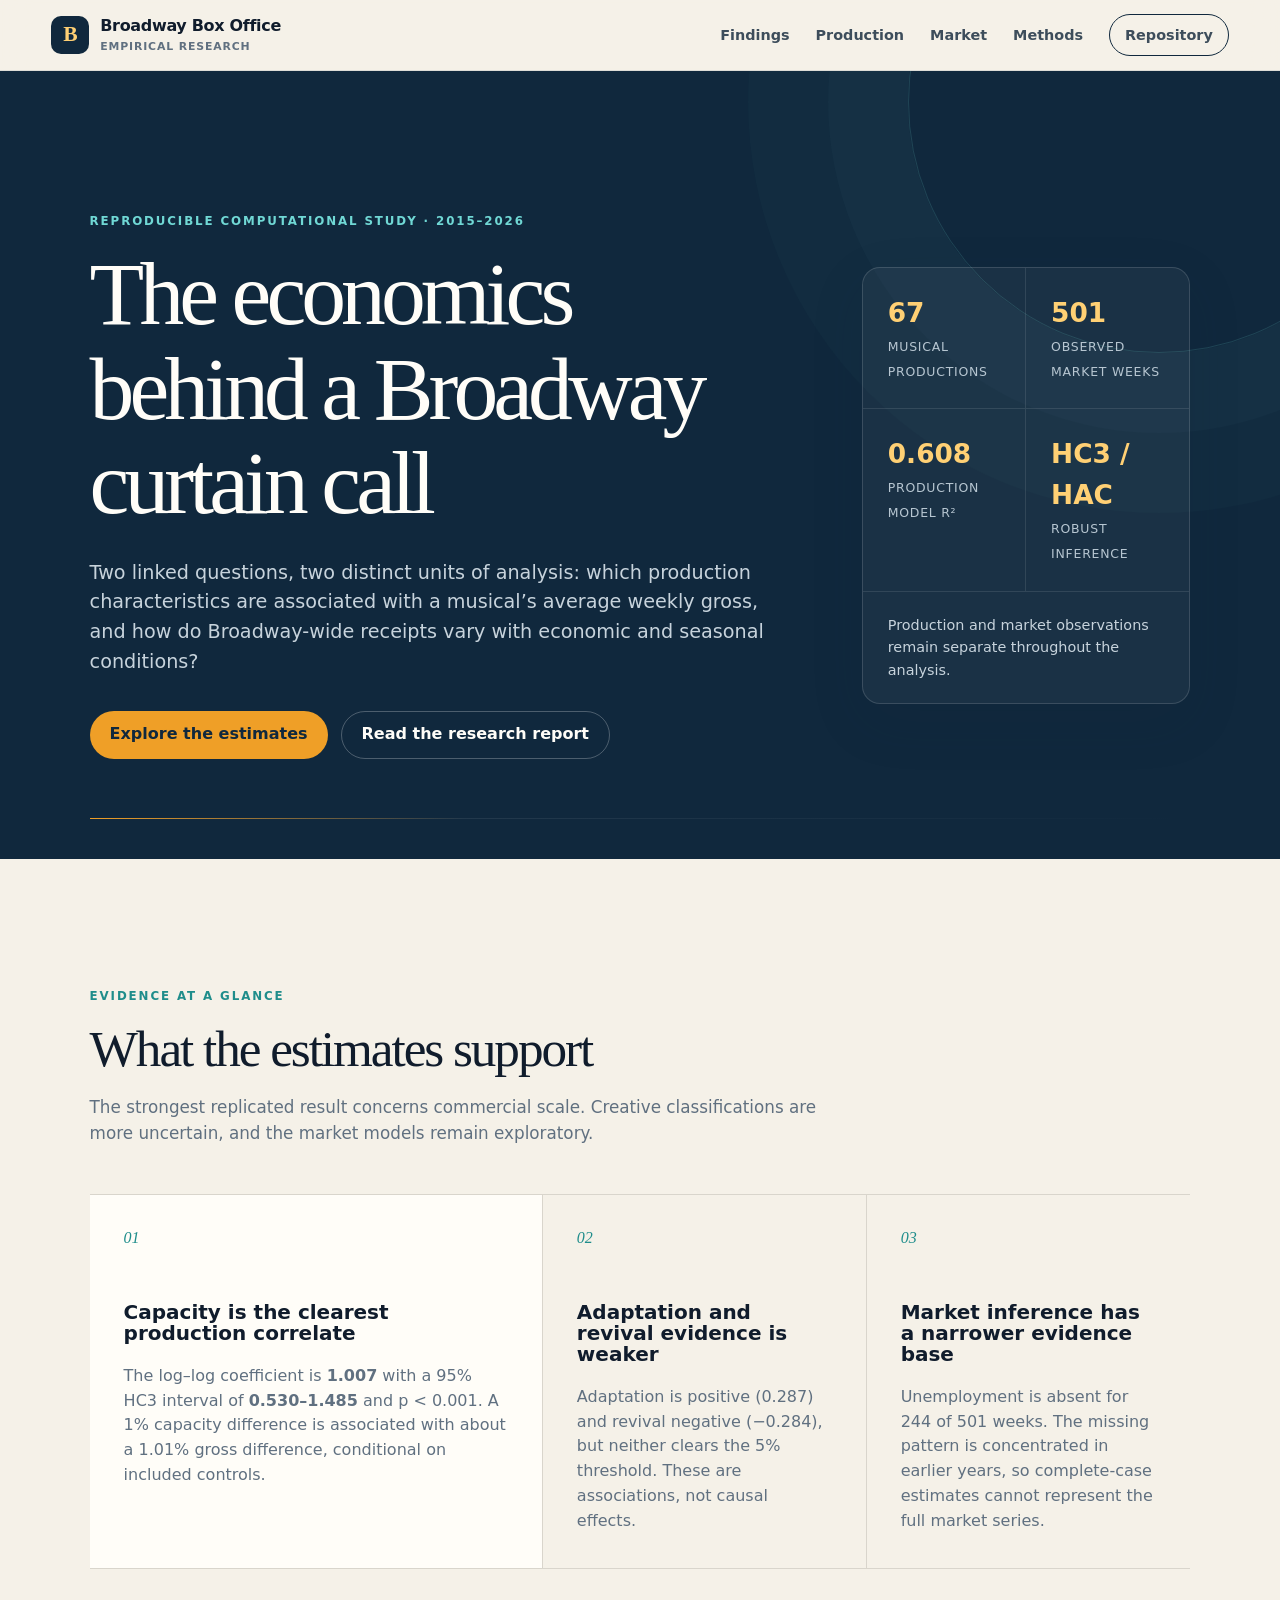
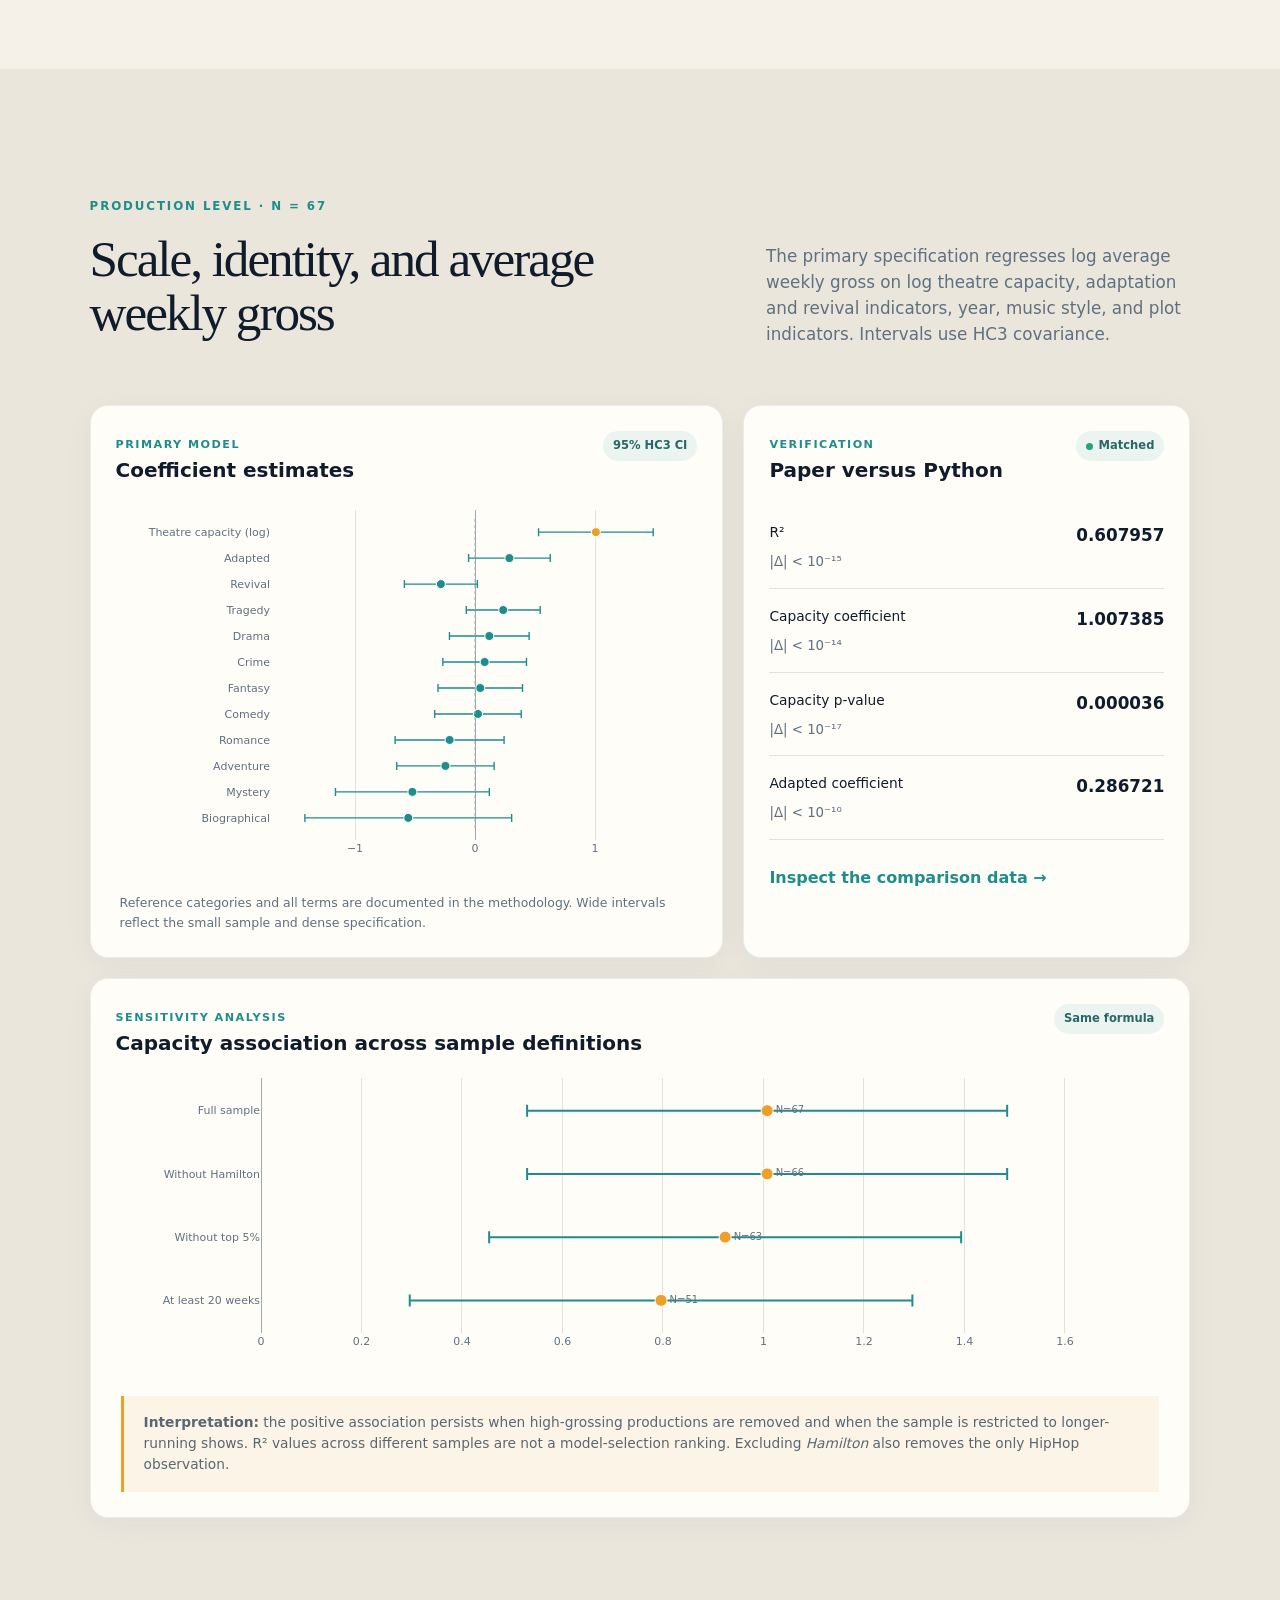
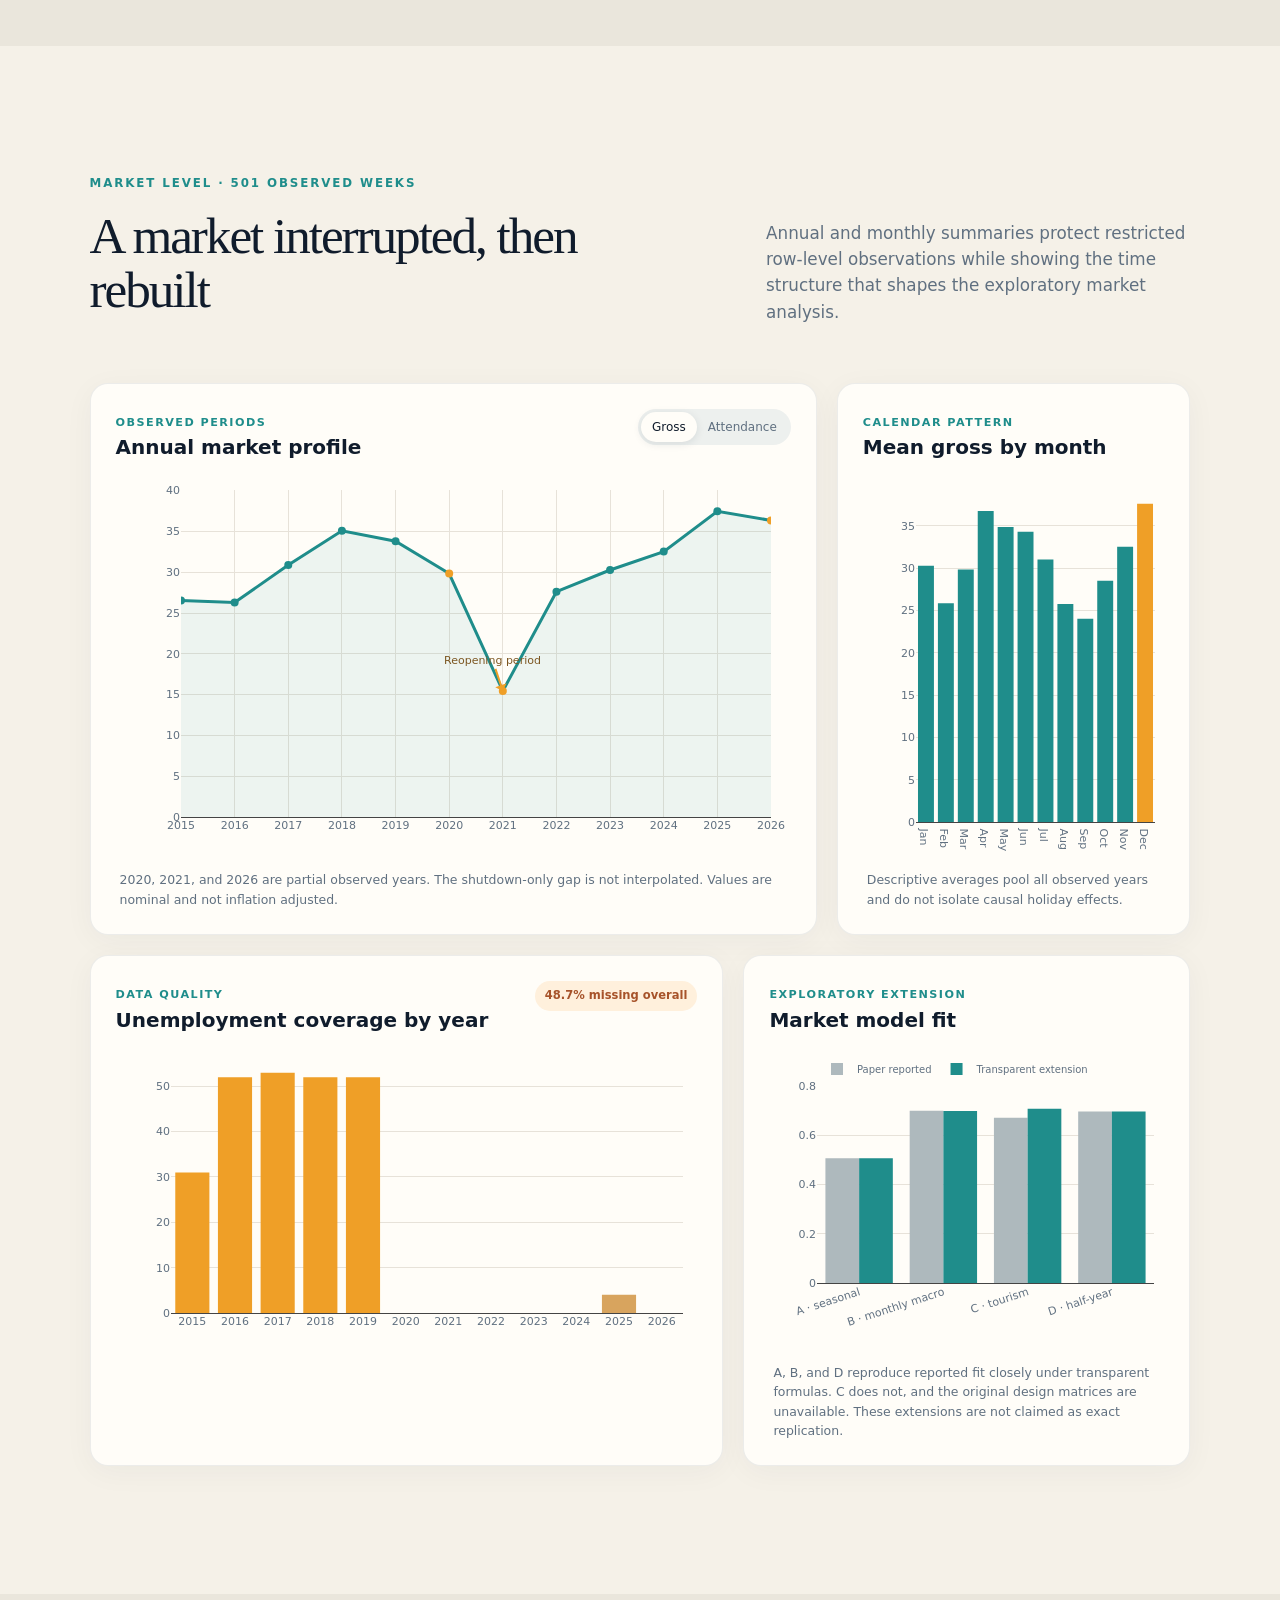
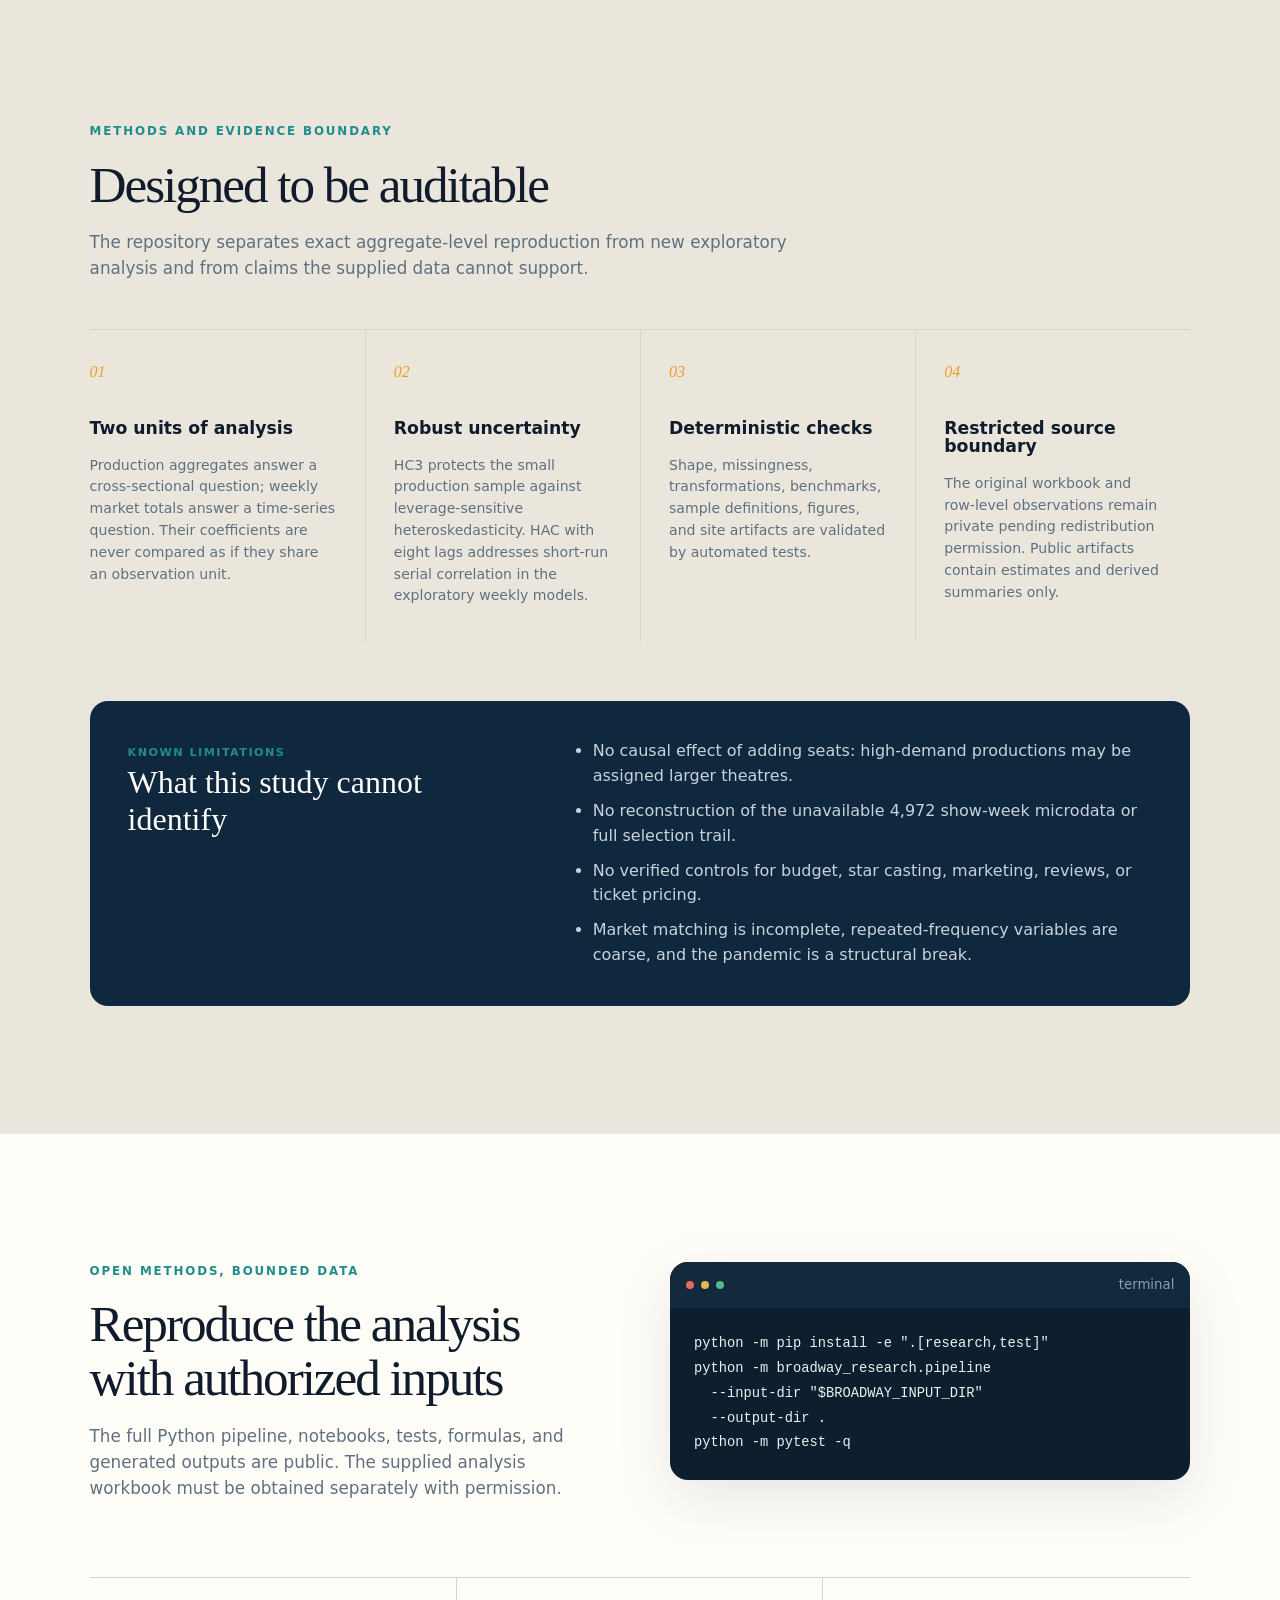
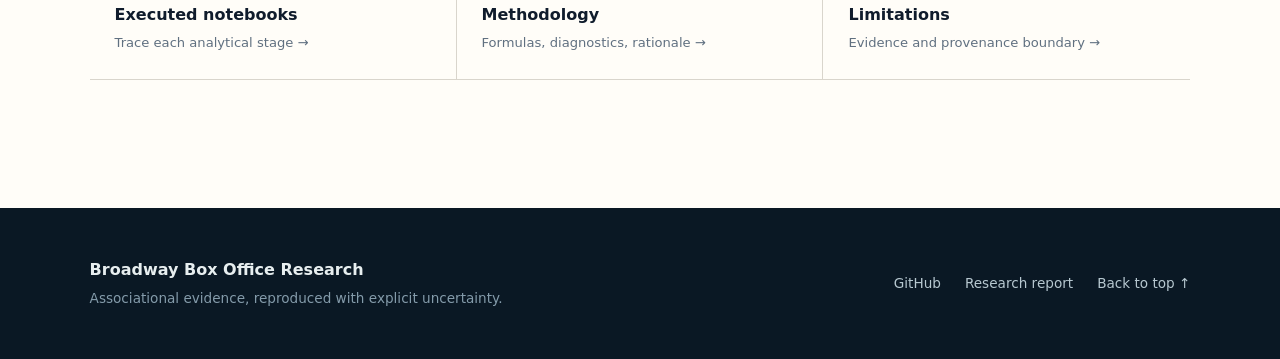
<file: index.html>
<!doctype html>
<html lang="en">
<head>
  <meta charset="utf-8">
  <meta name="viewport" content="width=device-width, initial-scale=1">
  <meta name="description" content="A reproducible two-level empirical analysis of Broadway production and market box office associations.">
  <title>Broadway Box Office Research</title>
  <link rel="stylesheet" href="assets/styles.css">
  <script defer src="assets/plotly.min.js"></script>
  <script defer src="assets/app.js"></script>
</head>
<body>
  <a class="skip-link" href="#main">Skip to research</a>
  <header class="site-header">
    <a class="brand" href="#top" aria-label="Broadway Box Office Research home"><span class="brand-mark" aria-hidden="true">B</span><span>Broadway Box Office <small>Empirical research</small></span></a>
    <nav aria-label="Primary navigation"><a href="#findings">Findings</a><a href="#production">Production</a><a href="#market">Market</a><a href="#methods">Methods</a><a class="nav-cta" href="https://github.com/yicongbao/Broadway-Analysis">Repository</a></nav>
  </header>
  <main id="main">
    <section class="hero" id="top">
      <div class="hero-copy">
        <p class="eyebrow">Reproducible computational study · 2015–2026</p>
        <h1>The economics behind a Broadway curtain call</h1>
        <p class="lede">Two linked questions, two distinct units of analysis: which production characteristics are associated with a musical’s average weekly gross, and how do Broadway-wide receipts vary with economic and seasonal conditions?</p>
        <div class="hero-actions"><a class="button primary" href="#production">Explore the estimates</a><a class="button secondary" href="https://github.com/yicongbao/Broadway-Analysis/blob/main/broadway-box-office-research-main/research/report.md">Read the research report</a></div>
      </div>
      <aside class="hero-panel" aria-label="Study at a glance">
        <div class="metric"><strong>67</strong><span>musical productions</span></div><div class="metric"><strong>501</strong><span>observed market weeks</span></div><div class="metric"><strong>0.608</strong><span>production model R²</span></div><div class="metric"><strong>HC3 / HAC</strong><span>robust inference</span></div><p>Production and market observations remain separate throughout the analysis.</p>
      </aside><div class="hero-rule" aria-hidden="true"></div>
    </section>
    <section class="section compact" id="findings">
      <div class="section-heading"><p class="eyebrow">Evidence at a glance</p><h2>What the estimates support</h2><p>The strongest replicated result concerns commercial scale. Creative classifications are more uncertain, and the market models remain exploratory.</p></div>
      <div class="finding-grid">
        <article class="finding featured"><span class="finding-number">01</span><h3>Capacity is the clearest production correlate</h3><p>The log–log coefficient is <strong>1.007</strong> with a 95% HC3 interval of <strong>0.530–1.485</strong> and p&nbsp;&lt;&nbsp;0.001. A 1% capacity difference is associated with about a 1.01% gross difference, conditional on included controls.</p></article>
        <article class="finding"><span class="finding-number">02</span><h3>Adaptation and revival evidence is weaker</h3><p>Adaptation is positive (0.287) and revival negative (−0.284), but neither clears the 5% threshold. These are associations, not causal effects.</p></article>
        <article class="finding"><span class="finding-number">03</span><h3>Market inference has a narrower evidence base</h3><p>Unemployment is absent for 244 of 501 weeks. The missing pattern is concentrated in earlier years, so complete-case estimates cannot represent the full market series.</p></article>
      </div>
    </section>
    <section class="section band" id="production">
      <div class="section-heading split"><div><p class="eyebrow">Production level · N = 67</p><h2>Scale, identity, and average weekly gross</h2></div><p>The primary specification regresses log average weekly gross on log theatre capacity, adaptation and revival indicators, year, music style, and plot indicators. Intervals use HC3 covariance.</p></div>
      <div class="chart-grid">
        <article class="chart-card span-7"><div class="chart-header"><div><span class="kicker">Primary model</span><h3>Coefficient estimates</h3></div><span class="badge">95% HC3 CI</span></div><div id="coefficient-chart" class="chart" role="img" aria-label="Production model coefficient estimates and 95 percent HC3 confidence intervals"></div><p class="chart-note">Reference categories and all terms are documented in the methodology. Wide intervals reflect the small sample and dense specification.</p></article>
        <article class="chart-card span-5 benchmark-card"><div class="chart-header"><div><span class="kicker">Verification</span><h3>Paper versus Python</h3></div><span class="status"><i></i>Matched</span></div><div class="benchmark-list"><div><span>R²</span><strong>0.607957</strong><small>|Δ| &lt; 10⁻¹⁵</small></div><div><span>Capacity coefficient</span><strong>1.007385</strong><small>|Δ| &lt; 10⁻¹⁴</small></div><div><span>Capacity p-value</span><strong>0.000036</strong><small>|Δ| &lt; 10⁻¹⁷</small></div><div><span>Adapted coefficient</span><strong>0.286721</strong><small>|Δ| &lt; 10⁻¹⁰</small></div></div><a class="text-link" href="https://github.com/yicongbao/Broadway-Analysis/blob/main/results/paper_vs_python.csv">Inspect the comparison data <span aria-hidden="true">→</span></a></article>
        <article class="chart-card span-12"><div class="chart-header"><div><span class="kicker">Sensitivity analysis</span><h3>Capacity association across sample definitions</h3></div><span class="badge">Same formula</span></div><div id="robustness-chart" class="chart short" role="img" aria-label="Capacity coefficient with confidence intervals across four sensitivity samples"></div><div class="insight"><strong>Interpretation:</strong> the positive association persists when high-grossing productions are removed and when the sample is restricted to longer-running shows. R² values across different samples are not a model-selection ranking. Excluding <em>Hamilton</em> also removes the only HipHop observation.</div></article>
      </div>
    </section>
    <section class="section" id="market">
      <div class="section-heading split"><div><p class="eyebrow">Market level · 501 observed weeks</p><h2>A market interrupted, then rebuilt</h2></div><p>Annual and monthly summaries protect restricted row-level observations while showing the time structure that shapes the exploratory market analysis.</p></div>
      <div class="chart-grid">
        <article class="chart-card span-8"><div class="chart-header"><div><span class="kicker">Observed periods</span><h3>Annual market profile</h3></div><div class="segmented" aria-label="Select annual market measure"><button class="active" data-market-view="gross" aria-pressed="true">Gross</button><button data-market-view="attendance" aria-pressed="false">Attendance</button></div></div><div id="market-chart" class="chart" role="img" aria-label="Annual average Broadway market gross"></div><p class="chart-note">2020, 2021, and 2026 are partial observed years. The shutdown-only gap is not interpolated. Values are nominal and not inflation adjusted.</p></article>
        <article class="chart-card span-4"><div class="chart-header"><div><span class="kicker">Calendar pattern</span><h3>Mean gross by month</h3></div></div><div id="seasonality-chart" class="chart" role="img" aria-label="Mean weekly market gross by month"></div><p class="chart-note">Descriptive averages pool all observed years and do not isolate causal holiday effects.</p></article>
        <article class="chart-card span-7"><div class="chart-header"><div><span class="kicker">Data quality</span><h3>Unemployment coverage by year</h3></div><span class="badge warning">48.7% missing overall</span></div><div id="missingness-chart" class="chart short" role="img" aria-label="Weeks missing unemployment by year"></div></article>
        <article class="chart-card span-5"><div class="chart-header"><div><span class="kicker">Exploratory extension</span><h3>Market model fit</h3></div></div><div id="market-model-chart" class="chart short" role="img" aria-label="Paper-reported and exploratory market model R squared values"></div><p class="chart-note">A, B, and D reproduce reported fit closely under transparent formulas. C does not, and the original design matrices are unavailable. These extensions are not claimed as exact replication.</p></article>
      </div>
    </section>
    <section class="section band" id="methods">
      <div class="section-heading"><p class="eyebrow">Methods and evidence boundary</p><h2>Designed to be auditable</h2><p>The repository separates exact aggregate-level reproduction from new exploratory analysis and from claims the supplied data cannot support.</p></div>
      <div class="method-grid"><article><span>01</span><h3>Two units of analysis</h3><p>Production aggregates answer a cross-sectional question; weekly market totals answer a time-series question. Their coefficients are never compared as if they share an observation unit.</p></article><article><span>02</span><h3>Robust uncertainty</h3><p>HC3 protects the small production sample against leverage-sensitive heteroskedasticity. HAC with eight lags addresses short-run serial correlation in the exploratory weekly models.</p></article><article><span>03</span><h3>Deterministic checks</h3><p>Shape, missingness, transformations, benchmarks, sample definitions, figures, and site artifacts are validated by automated tests.</p></article><article><span>04</span><h3>Restricted source boundary</h3><p>The original workbook and row-level observations remain private pending redistribution permission. Public artifacts contain estimates and derived summaries only.</p></article></div>
      <div class="limits"><div><span class="kicker">Known limitations</span><h3>What this study cannot identify</h3></div><ul><li>No causal effect of adding seats: high-demand productions may be assigned larger theatres.</li><li>No reconstruction of the unavailable 4,972 show-week microdata or full selection trail.</li><li>No verified controls for budget, star casting, marketing, reviews, or ticket pricing.</li><li>Market matching is incomplete, repeated-frequency variables are coarse, and the pandemic is a structural break.</li></ul></div>
    </section>
    <section class="section reproducibility" id="reproduce">
      <div><p class="eyebrow">Open methods, bounded data</p><h2>Reproduce the analysis with authorized inputs</h2><p>The full Python pipeline, notebooks, tests, formulas, and generated outputs are public. The supplied analysis workbook must be obtained separately with permission.</p></div>
      <div class="code-block" role="region" aria-label="Reproduction commands"><div><span></span><span></span><span></span><small>terminal</small></div><code>python -m pip install -e ".[research,test]"<br>python -m broadway_research.pipeline <br>&nbsp;&nbsp;--input-dir "$BROADWAY_INPUT_DIR" <br>&nbsp;&nbsp;--output-dir .<br>python -m pytest -q</code></div>
      <div class="resource-links"><a href="https://github.com/yicongbao/Broadway-Analysis/tree/main/notebooks"><strong>Executed notebooks</strong><span>Trace each analytical stage →</span></a><a href="https://github.com/yicongbao/Broadway-Analysis/blob/main/research/methodology.md"><strong>Methodology</strong><span>Formulas, diagnostics, rationale →</span></a><a href="https://github.com/yicongbao/Broadway-Analysis/blob/main/research/limitations.md"><strong>Limitations</strong><span>Evidence and provenance boundary →</span></a></div>
    </section>
  </main>
  <footer><div><strong>Broadway Box Office Research</strong><p>Associational evidence, reproduced with explicit uncertainty.</p></div><div><a href="https://github.com/yicongbao/Broadway-Analysis">GitHub</a><a href="https://github.com/yicongbao/Broadway-Analysis/blob/main/broadway-box-office-research-main/research/report.md">Research report</a><a href="#top">Back to top ↑</a></div></footer>
</body>
</html>
</file>
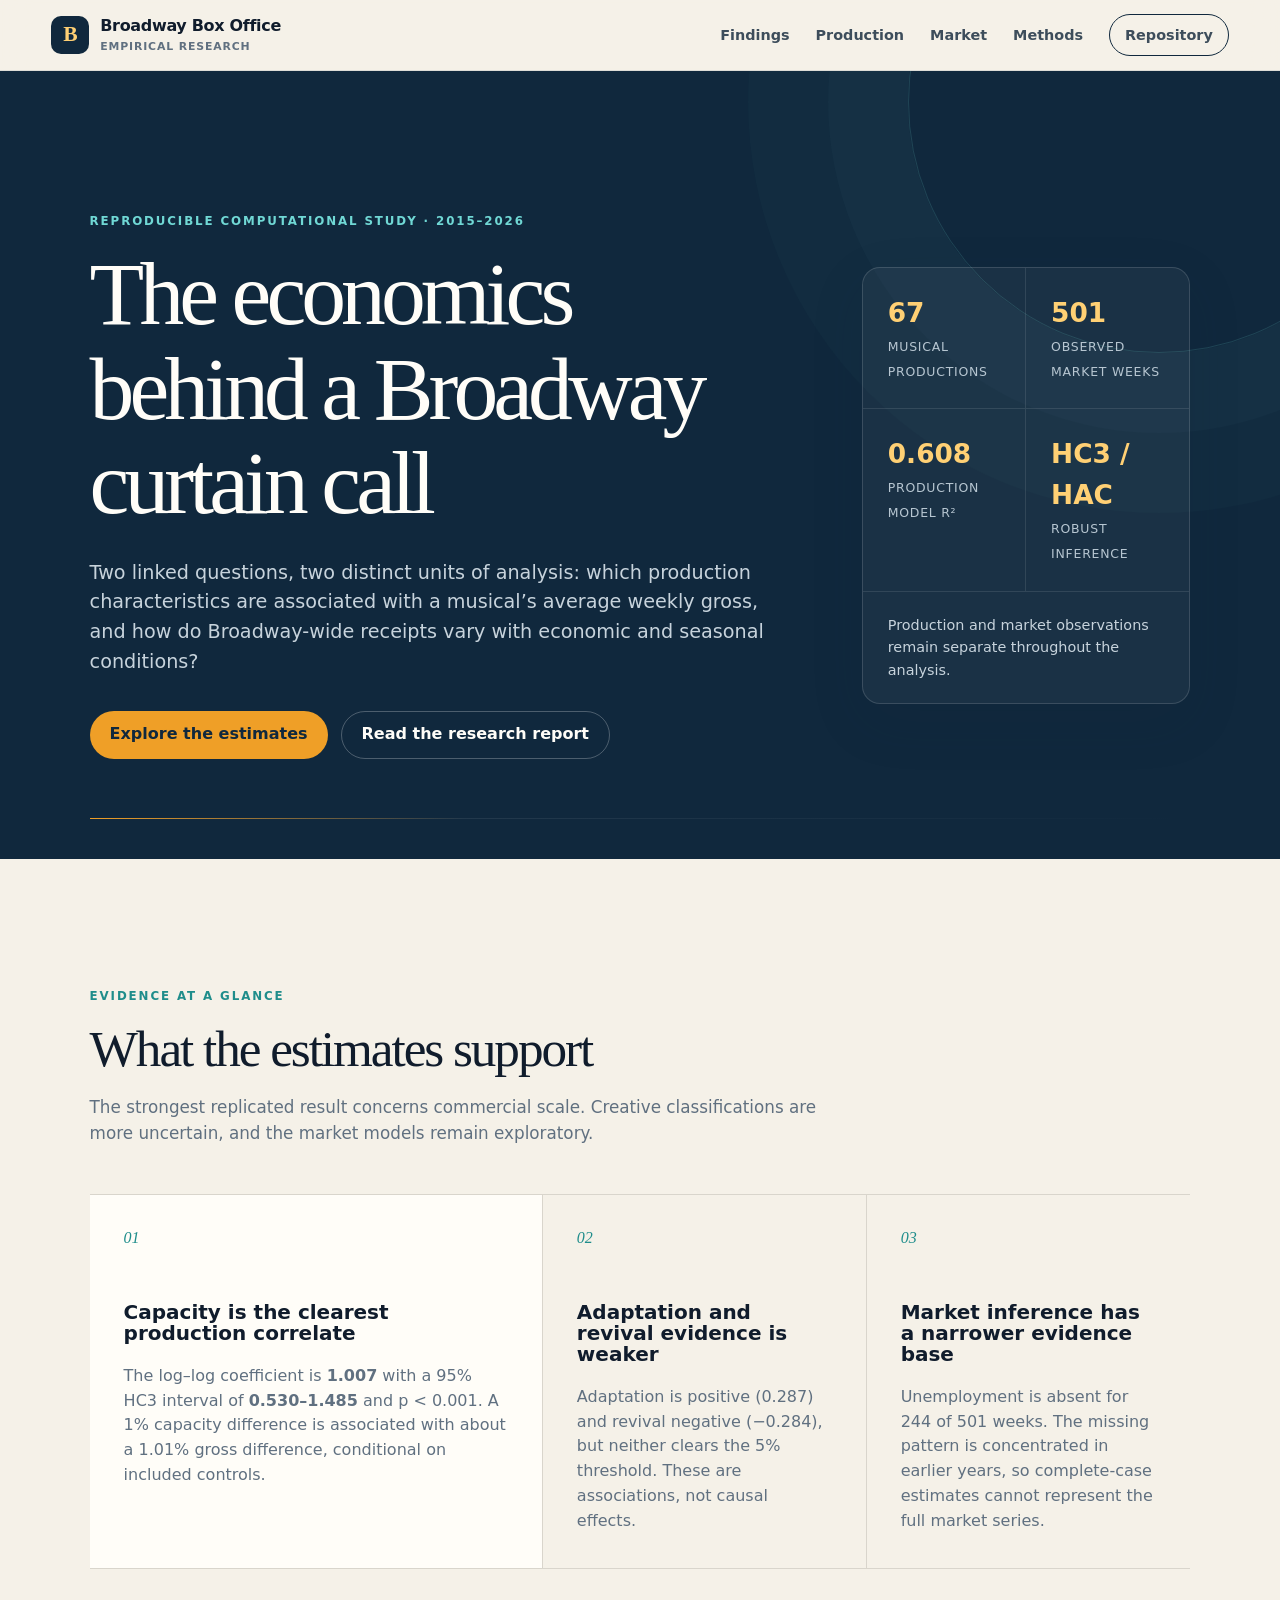
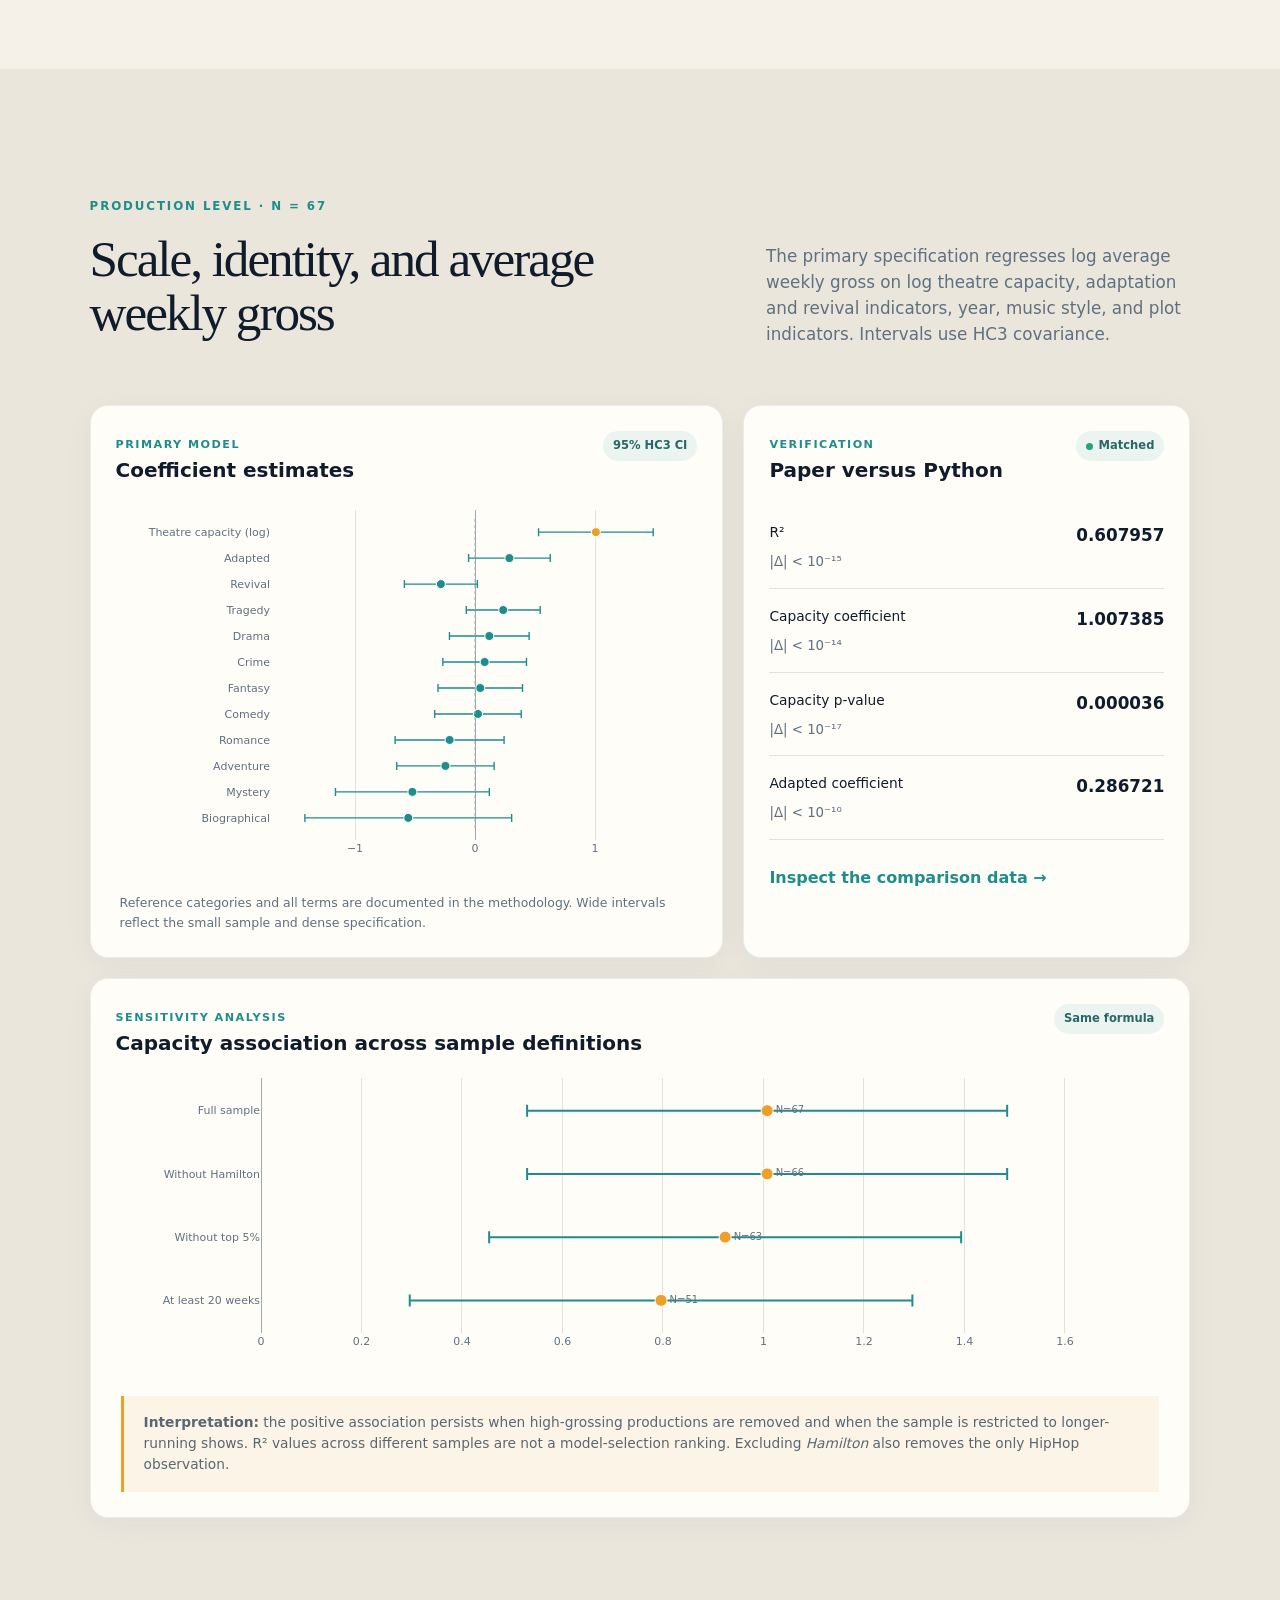
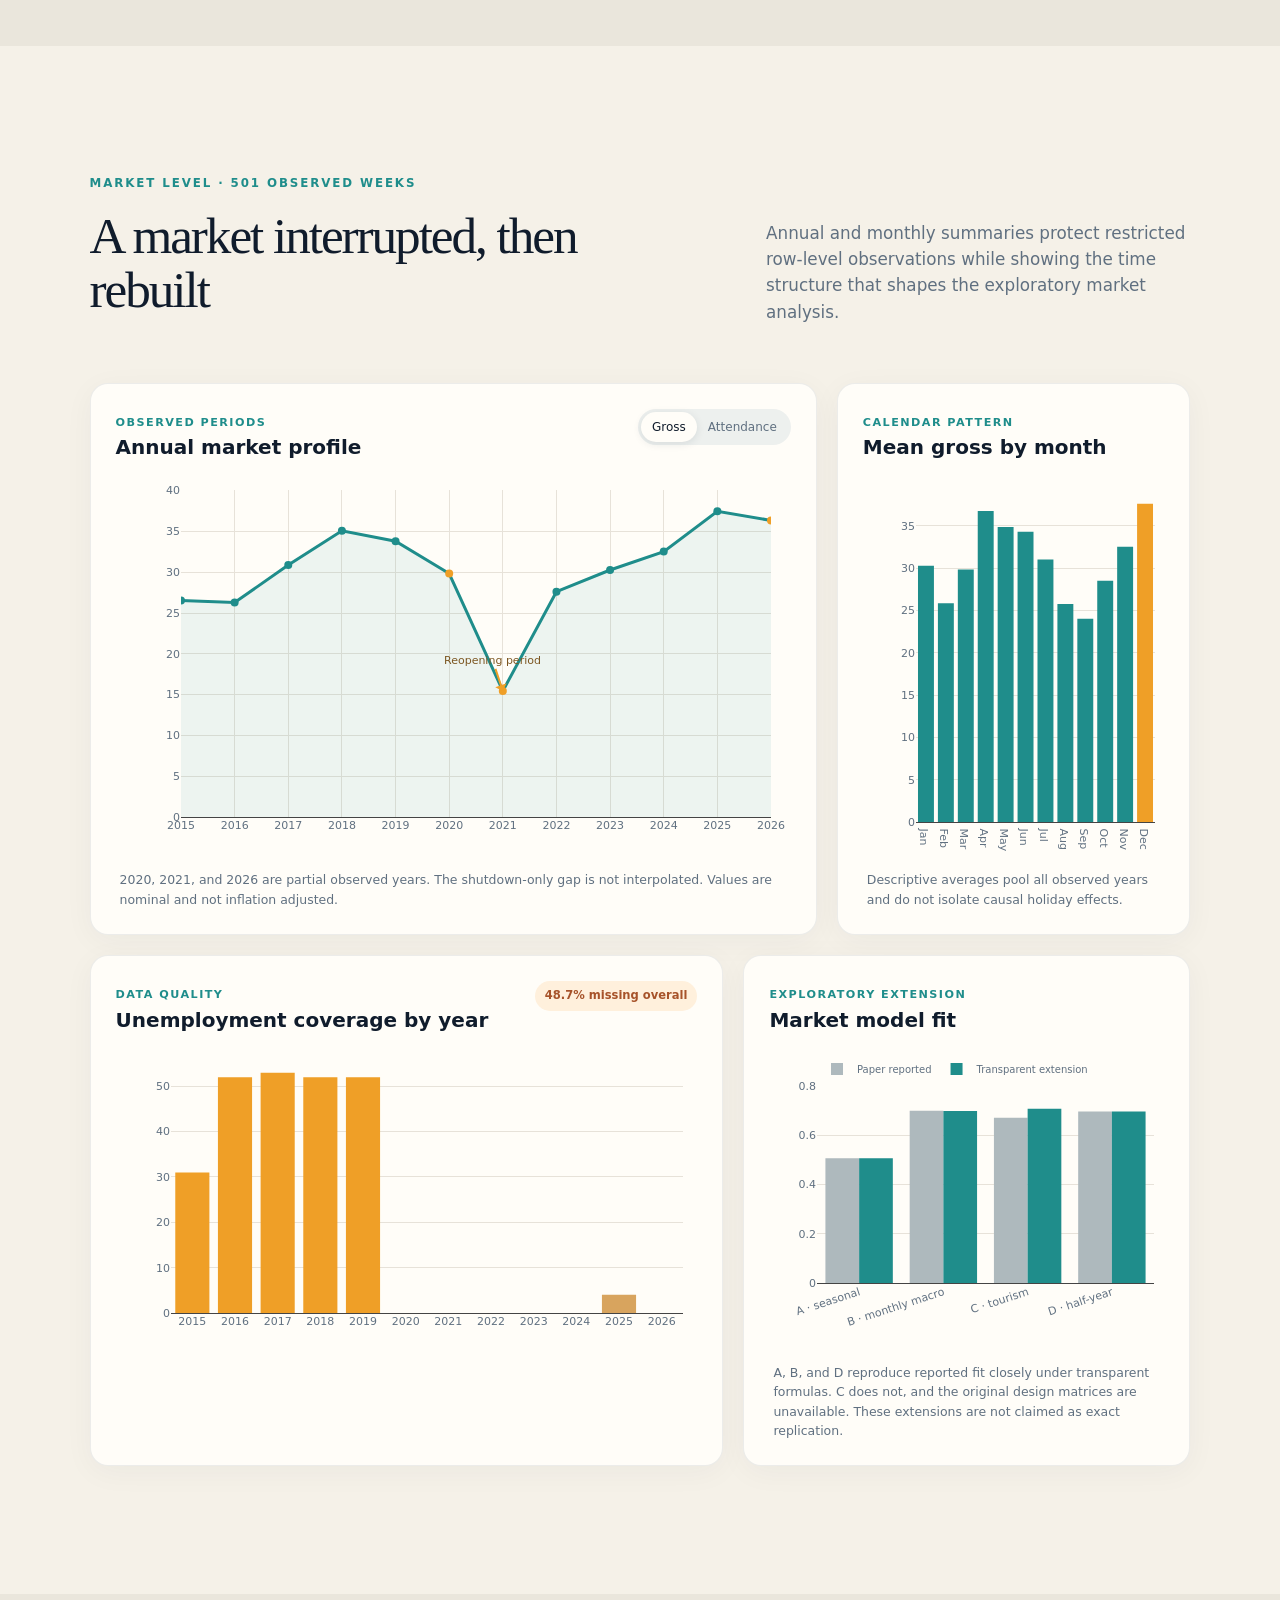
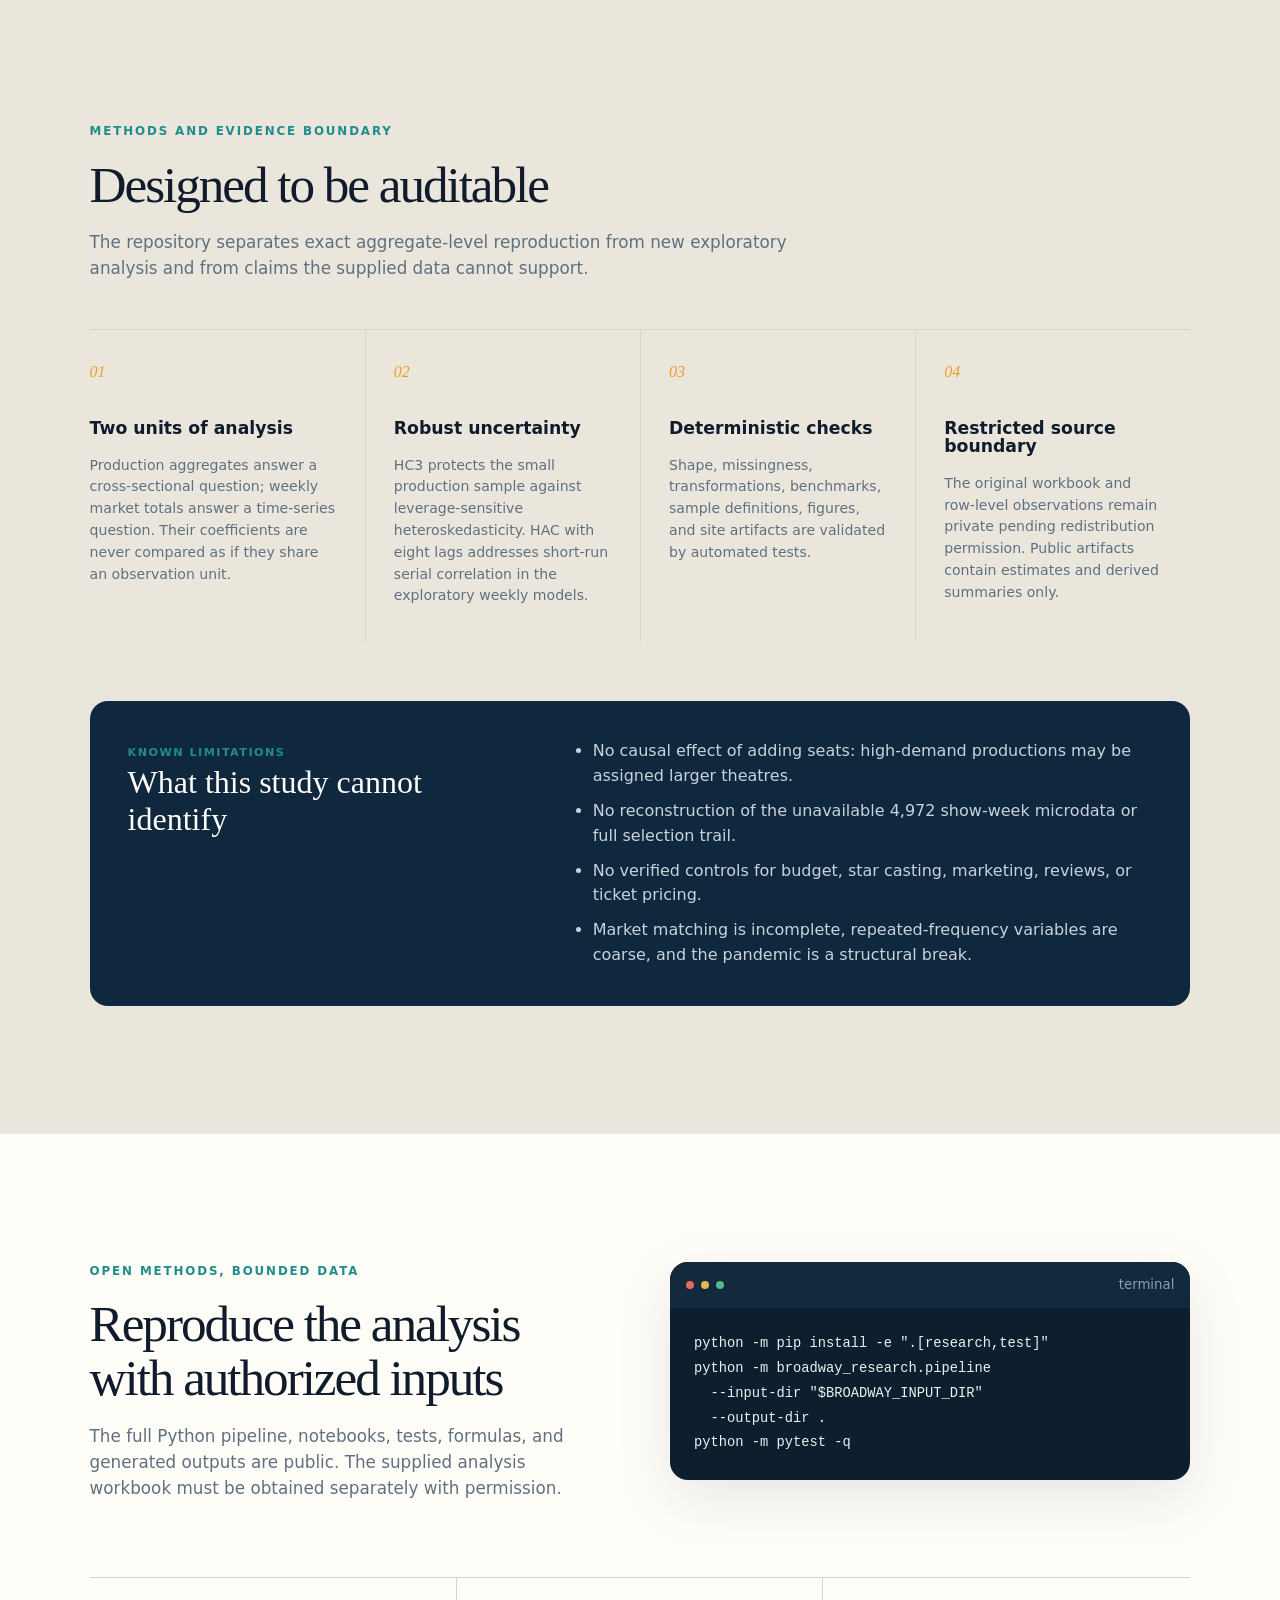
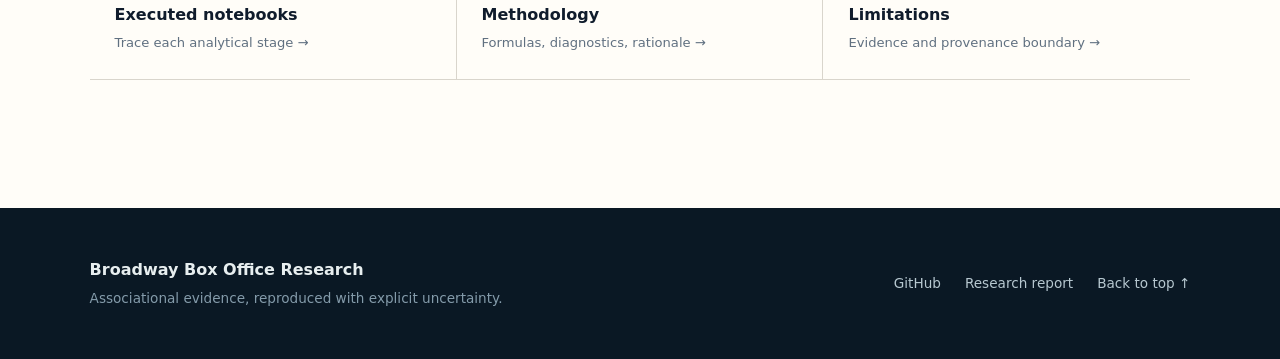
<file: broadway-box-office-research-main/docs/index.html>
<!doctype html>
<html lang="en">
<head>
  <meta charset="utf-8">
  <meta name="viewport" content="width=device-width, initial-scale=1">
  <meta name="description" content="A reproducible two-level empirical analysis of Broadway production and market box office associations.">
  <title>Broadway Box Office Research</title>
  <link rel="stylesheet" href="assets/styles.css">
  <script defer src="assets/plotly.min.js"></script>
  <script defer src="assets/app.js"></script>
</head>
<body>
  <a class="skip-link" href="#main">Skip to research</a>
  <header class="site-header">
    <a class="brand" href="#top" aria-label="Broadway Box Office Research home"><span class="brand-mark" aria-hidden="true">B</span><span>Broadway Box Office <small>Empirical research</small></span></a>
    <nav aria-label="Primary navigation"><a href="#findings">Findings</a><a href="#production">Production</a><a href="#market">Market</a><a href="#methods">Methods</a><a class="nav-cta" href="https://github.com/shacocn/broadway-box-office-research">Repository</a></nav>
  </header>
  <main id="main">
    <section class="hero" id="top">
      <div class="hero-copy">
        <p class="eyebrow">Reproducible computational study · 2015–2026</p>
        <h1>The economics behind a Broadway curtain call</h1>
        <p class="lede">Two linked questions, two distinct units of analysis: which production characteristics are associated with a musical’s average weekly gross, and how do Broadway-wide receipts vary with economic and seasonal conditions?</p>
        <div class="hero-actions"><a class="button primary" href="#production">Explore the estimates</a><a class="button secondary" href="https://github.com/shacocn/broadway-box-office-research/blob/main/research/report.md">Read the research report</a></div>
      </div>
      <aside class="hero-panel" aria-label="Study at a glance">
        <div class="metric"><strong>67</strong><span>musical productions</span></div><div class="metric"><strong>501</strong><span>observed market weeks</span></div><div class="metric"><strong>0.608</strong><span>production model R²</span></div><div class="metric"><strong>HC3 / HAC</strong><span>robust inference</span></div><p>Production and market observations remain separate throughout the analysis.</p>
      </aside><div class="hero-rule" aria-hidden="true"></div>
    </section>
    <section class="section compact" id="findings">
      <div class="section-heading"><p class="eyebrow">Evidence at a glance</p><h2>What the estimates support</h2><p>The strongest replicated result concerns commercial scale. Creative classifications are more uncertain, and the market models remain exploratory.</p></div>
      <div class="finding-grid">
        <article class="finding featured"><span class="finding-number">01</span><h3>Capacity is the clearest production correlate</h3><p>The log–log coefficient is <strong>1.007</strong> with a 95% HC3 interval of <strong>0.530–1.485</strong> and p&nbsp;&lt;&nbsp;0.001. A 1% capacity difference is associated with about a 1.01% gross difference, conditional on included controls.</p></article>
        <article class="finding"><span class="finding-number">02</span><h3>Adaptation and revival evidence is weaker</h3><p>Adaptation is positive (0.287) and revival negative (−0.284), but neither clears the 5% threshold. These are associations, not causal effects.</p></article>
        <article class="finding"><span class="finding-number">03</span><h3>Market inference has a narrower evidence base</h3><p>Unemployment is absent for 244 of 501 weeks. The missing pattern is concentrated in earlier years, so complete-case estimates cannot represent the full market series.</p></article>
      </div>
    </section>
    <section class="section band" id="production">
      <div class="section-heading split"><div><p class="eyebrow">Production level · N = 67</p><h2>Scale, identity, and average weekly gross</h2></div><p>The primary specification regresses log average weekly gross on log theatre capacity, adaptation and revival indicators, year, music style, and plot indicators. Intervals use HC3 covariance.</p></div>
      <div class="chart-grid">
        <article class="chart-card span-7"><div class="chart-header"><div><span class="kicker">Primary model</span><h3>Coefficient estimates</h3></div><span class="badge">95% HC3 CI</span></div><div id="coefficient-chart" class="chart" role="img" aria-label="Production model coefficient estimates and 95 percent HC3 confidence intervals"></div><p class="chart-note">Reference categories and all terms are documented in the methodology. Wide intervals reflect the small sample and dense specification.</p></article>
        <article class="chart-card span-5 benchmark-card"><div class="chart-header"><div><span class="kicker">Verification</span><h3>Paper versus Python</h3></div><span class="status"><i></i>Matched</span></div><div class="benchmark-list"><div><span>R²</span><strong>0.607957</strong><small>|Δ| &lt; 10⁻¹⁵</small></div><div><span>Capacity coefficient</span><strong>1.007385</strong><small>|Δ| &lt; 10⁻¹⁴</small></div><div><span>Capacity p-value</span><strong>0.000036</strong><small>|Δ| &lt; 10⁻¹⁷</small></div><div><span>Adapted coefficient</span><strong>0.286721</strong><small>|Δ| &lt; 10⁻¹⁰</small></div></div><a class="text-link" href="https://github.com/shacocn/broadway-box-office-research/blob/main/results/paper_vs_python.csv">Inspect the comparison data <span aria-hidden="true">→</span></a></article>
        <article class="chart-card span-12"><div class="chart-header"><div><span class="kicker">Sensitivity analysis</span><h3>Capacity association across sample definitions</h3></div><span class="badge">Same formula</span></div><div id="robustness-chart" class="chart short" role="img" aria-label="Capacity coefficient with confidence intervals across four sensitivity samples"></div><div class="insight"><strong>Interpretation:</strong> the positive association persists when high-grossing productions are removed and when the sample is restricted to longer-running shows. R² values across different samples are not a model-selection ranking. Excluding <em>Hamilton</em> also removes the only HipHop observation.</div></article>
      </div>
    </section>
    <section class="section" id="market">
      <div class="section-heading split"><div><p class="eyebrow">Market level · 501 observed weeks</p><h2>A market interrupted, then rebuilt</h2></div><p>Annual and monthly summaries protect restricted row-level observations while showing the time structure that shapes the exploratory market analysis.</p></div>
      <div class="chart-grid">
        <article class="chart-card span-8"><div class="chart-header"><div><span class="kicker">Observed periods</span><h3>Annual market profile</h3></div><div class="segmented" aria-label="Select annual market measure"><button class="active" data-market-view="gross" aria-pressed="true">Gross</button><button data-market-view="attendance" aria-pressed="false">Attendance</button></div></div><div id="market-chart" class="chart" role="img" aria-label="Annual average Broadway market gross"></div><p class="chart-note">2020, 2021, and 2026 are partial observed years. The shutdown-only gap is not interpolated. Values are nominal and not inflation adjusted.</p></article>
        <article class="chart-card span-4"><div class="chart-header"><div><span class="kicker">Calendar pattern</span><h3>Mean gross by month</h3></div></div><div id="seasonality-chart" class="chart" role="img" aria-label="Mean weekly market gross by month"></div><p class="chart-note">Descriptive averages pool all observed years and do not isolate causal holiday effects.</p></article>
        <article class="chart-card span-7"><div class="chart-header"><div><span class="kicker">Data quality</span><h3>Unemployment coverage by year</h3></div><span class="badge warning">48.7% missing overall</span></div><div id="missingness-chart" class="chart short" role="img" aria-label="Weeks missing unemployment by year"></div></article>
        <article class="chart-card span-5"><div class="chart-header"><div><span class="kicker">Exploratory extension</span><h3>Market model fit</h3></div></div><div id="market-model-chart" class="chart short" role="img" aria-label="Paper-reported and exploratory market model R squared values"></div><p class="chart-note">A, B, and D reproduce reported fit closely under transparent formulas. C does not, and the original design matrices are unavailable. These extensions are not claimed as exact replication.</p></article>
      </div>
    </section>
    <section class="section band" id="methods">
      <div class="section-heading"><p class="eyebrow">Methods and evidence boundary</p><h2>Designed to be auditable</h2><p>The repository separates exact aggregate-level reproduction from new exploratory analysis and from claims the supplied data cannot support.</p></div>
      <div class="method-grid"><article><span>01</span><h3>Two units of analysis</h3><p>Production aggregates answer a cross-sectional question; weekly market totals answer a time-series question. Their coefficients are never compared as if they share an observation unit.</p></article><article><span>02</span><h3>Robust uncertainty</h3><p>HC3 protects the small production sample against leverage-sensitive heteroskedasticity. HAC with eight lags addresses short-run serial correlation in the exploratory weekly models.</p></article><article><span>03</span><h3>Deterministic checks</h3><p>Shape, missingness, transformations, benchmarks, sample definitions, figures, and site artifacts are validated by automated tests.</p></article><article><span>04</span><h3>Restricted source boundary</h3><p>The original workbook and row-level observations remain private pending redistribution permission. Public artifacts contain estimates and derived summaries only.</p></article></div>
      <div class="limits"><div><span class="kicker">Known limitations</span><h3>What this study cannot identify</h3></div><ul><li>No causal effect of adding seats: high-demand productions may be assigned larger theatres.</li><li>No reconstruction of the unavailable 4,972 show-week microdata or full selection trail.</li><li>No verified controls for budget, star casting, marketing, reviews, or ticket pricing.</li><li>Market matching is incomplete, repeated-frequency variables are coarse, and the pandemic is a structural break.</li></ul></div>
    </section>
    <section class="section reproducibility" id="reproduce">
      <div><p class="eyebrow">Open methods, bounded data</p><h2>Reproduce the analysis with authorized inputs</h2><p>The full Python pipeline, notebooks, tests, formulas, and generated outputs are public. The supplied analysis workbook must be obtained separately with permission.</p></div>
      <div class="code-block" role="region" aria-label="Reproduction commands"><div><span></span><span></span><span></span><small>terminal</small></div><code>python -m pip install -e ".[research,test]"<br>python -m broadway_research.pipeline <br>&nbsp;&nbsp;--input-dir "$BROADWAY_INPUT_DIR" <br>&nbsp;&nbsp;--output-dir .<br>python -m pytest -q</code></div>
      <div class="resource-links"><a href="https://github.com/shacocn/broadway-box-office-research/tree/main/notebooks"><strong>Executed notebooks</strong><span>Trace each analytical stage →</span></a><a href="https://github.com/shacocn/broadway-box-office-research/blob/main/research/methodology.md"><strong>Methodology</strong><span>Formulas, diagnostics, rationale →</span></a><a href="https://github.com/shacocn/broadway-box-office-research/blob/main/research/limitations.md"><strong>Limitations</strong><span>Evidence and provenance boundary →</span></a></div>
    </section>
  </main>
  <footer><div><strong>Broadway Box Office Research</strong><p>Associational evidence, reproduced with explicit uncertainty.</p></div><div><a href="https://github.com/shacocn/broadway-box-office-research">GitHub</a><a href="https://github.com/shacocn/broadway-box-office-research/blob/main/research/report.md">Research report</a><a href="#top">Back to top ↑</a></div></footer>
</body>
</html>
</file>
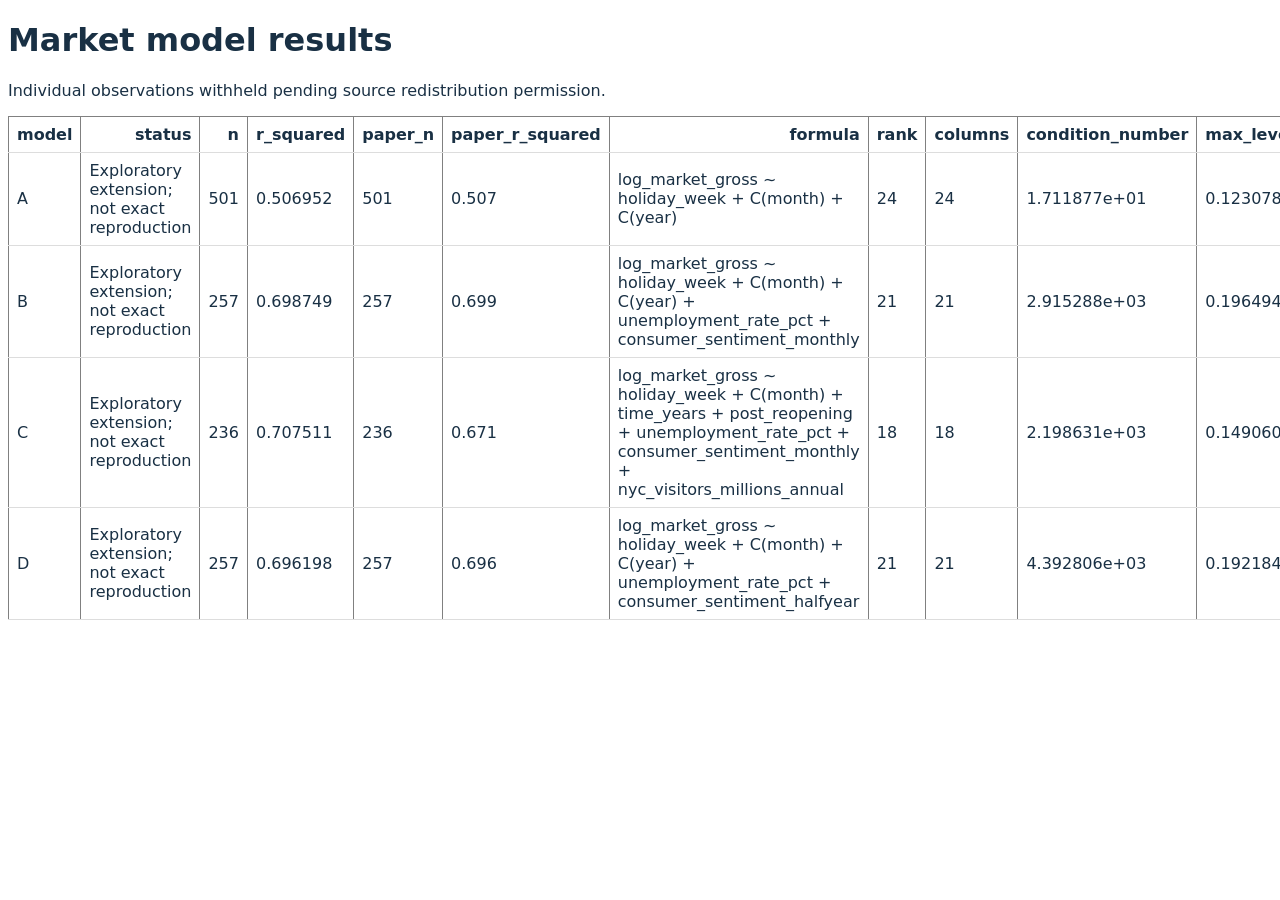
<file: market.html>
<!doctype html><html lang="en"><meta charset="utf-8"><meta name="viewport" content="width=device-width,initial-scale=1"><title>Market results</title><style>body{font:16px system-ui;color:#193044}table{border-collapse:collapse}td,th{padding:8px;border-bottom:1px solid #ddd}</style><h1>Market model results</h1><p>Individual observations withheld pending source redistribution permission.</p><table border="1" class="dataframe">
  <thead>
    <tr style="text-align: right;">
      <th>model</th>
      <th>status</th>
      <th>n</th>
      <th>r_squared</th>
      <th>paper_n</th>
      <th>paper_r_squared</th>
      <th>formula</th>
      <th>rank</th>
      <th>columns</th>
      <th>condition_number</th>
      <th>max_leverage</th>
    </tr>
  </thead>
  <tbody>
    <tr>
      <td>A</td>
      <td>Exploratory extension; not exact reproduction</td>
      <td>501</td>
      <td>0.506952</td>
      <td>501</td>
      <td>0.507</td>
      <td>log_market_gross ~ holiday_week + C(month) + C(year)</td>
      <td>24</td>
      <td>24</td>
      <td>1.711877e+01</td>
      <td>0.123078</td>
    </tr>
    <tr>
      <td>B</td>
      <td>Exploratory extension; not exact reproduction</td>
      <td>257</td>
      <td>0.698749</td>
      <td>257</td>
      <td>0.699</td>
      <td>log_market_gross ~ holiday_week + C(month) + C(year) + unemployment_rate_pct + consumer_sentiment_monthly</td>
      <td>21</td>
      <td>21</td>
      <td>2.915288e+03</td>
      <td>0.196494</td>
    </tr>
    <tr>
      <td>C</td>
      <td>Exploratory extension; not exact reproduction</td>
      <td>236</td>
      <td>0.707511</td>
      <td>236</td>
      <td>0.671</td>
      <td>log_market_gross ~ holiday_week + C(month) + time_years + post_reopening + unemployment_rate_pct + consumer_sentiment_monthly + nyc_visitors_millions_annual</td>
      <td>18</td>
      <td>18</td>
      <td>2.198631e+03</td>
      <td>0.149060</td>
    </tr>
    <tr>
      <td>D</td>
      <td>Exploratory extension; not exact reproduction</td>
      <td>257</td>
      <td>0.696198</td>
      <td>257</td>
      <td>0.696</td>
      <td>log_market_gross ~ holiday_week + C(month) + C(year) + unemployment_rate_pct + consumer_sentiment_halfyear</td>
      <td>21</td>
      <td>21</td>
      <td>4.392806e+03</td>
      <td>0.192184</td>
    </tr>
  </tbody>
</table></html>
</file>
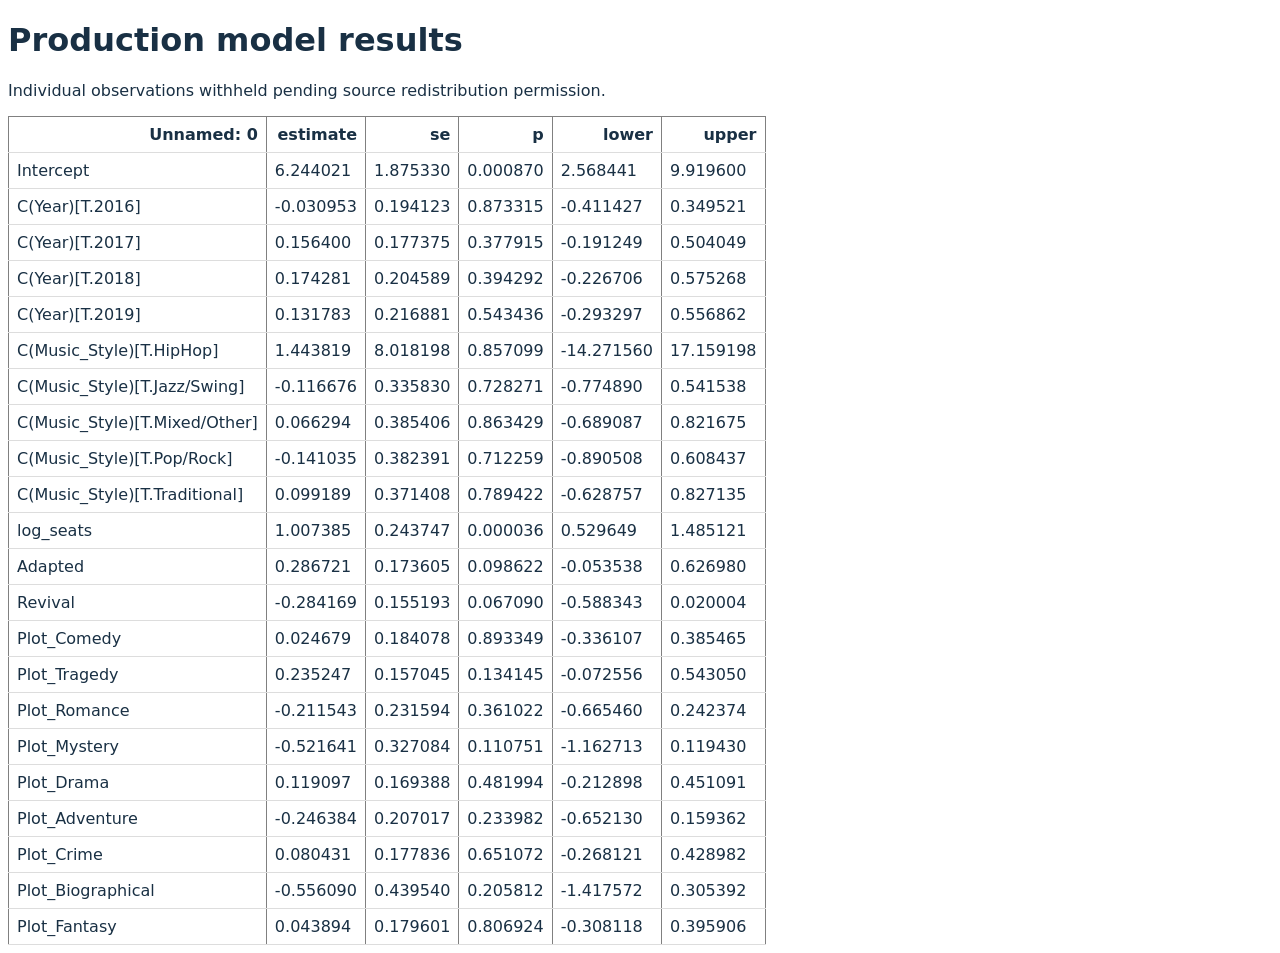
<file: production.html>
<!doctype html><html lang="en"><meta charset="utf-8"><meta name="viewport" content="width=device-width,initial-scale=1"><title>Production results</title><style>body{font:16px system-ui;color:#193044}table{border-collapse:collapse}td,th{padding:8px;border-bottom:1px solid #ddd}</style><h1>Production model results</h1><p>Individual observations withheld pending source redistribution permission.</p><table border="1" class="dataframe">
  <thead>
    <tr style="text-align: right;">
      <th>Unnamed: 0</th>
      <th>estimate</th>
      <th>se</th>
      <th>p</th>
      <th>lower</th>
      <th>upper</th>
    </tr>
  </thead>
  <tbody>
    <tr>
      <td>Intercept</td>
      <td>6.244021</td>
      <td>1.875330</td>
      <td>0.000870</td>
      <td>2.568441</td>
      <td>9.919600</td>
    </tr>
    <tr>
      <td>C(Year)[T.2016]</td>
      <td>-0.030953</td>
      <td>0.194123</td>
      <td>0.873315</td>
      <td>-0.411427</td>
      <td>0.349521</td>
    </tr>
    <tr>
      <td>C(Year)[T.2017]</td>
      <td>0.156400</td>
      <td>0.177375</td>
      <td>0.377915</td>
      <td>-0.191249</td>
      <td>0.504049</td>
    </tr>
    <tr>
      <td>C(Year)[T.2018]</td>
      <td>0.174281</td>
      <td>0.204589</td>
      <td>0.394292</td>
      <td>-0.226706</td>
      <td>0.575268</td>
    </tr>
    <tr>
      <td>C(Year)[T.2019]</td>
      <td>0.131783</td>
      <td>0.216881</td>
      <td>0.543436</td>
      <td>-0.293297</td>
      <td>0.556862</td>
    </tr>
    <tr>
      <td>C(Music_Style)[T.HipHop]</td>
      <td>1.443819</td>
      <td>8.018198</td>
      <td>0.857099</td>
      <td>-14.271560</td>
      <td>17.159198</td>
    </tr>
    <tr>
      <td>C(Music_Style)[T.Jazz/Swing]</td>
      <td>-0.116676</td>
      <td>0.335830</td>
      <td>0.728271</td>
      <td>-0.774890</td>
      <td>0.541538</td>
    </tr>
    <tr>
      <td>C(Music_Style)[T.Mixed/Other]</td>
      <td>0.066294</td>
      <td>0.385406</td>
      <td>0.863429</td>
      <td>-0.689087</td>
      <td>0.821675</td>
    </tr>
    <tr>
      <td>C(Music_Style)[T.Pop/Rock]</td>
      <td>-0.141035</td>
      <td>0.382391</td>
      <td>0.712259</td>
      <td>-0.890508</td>
      <td>0.608437</td>
    </tr>
    <tr>
      <td>C(Music_Style)[T.Traditional]</td>
      <td>0.099189</td>
      <td>0.371408</td>
      <td>0.789422</td>
      <td>-0.628757</td>
      <td>0.827135</td>
    </tr>
    <tr>
      <td>log_seats</td>
      <td>1.007385</td>
      <td>0.243747</td>
      <td>0.000036</td>
      <td>0.529649</td>
      <td>1.485121</td>
    </tr>
    <tr>
      <td>Adapted</td>
      <td>0.286721</td>
      <td>0.173605</td>
      <td>0.098622</td>
      <td>-0.053538</td>
      <td>0.626980</td>
    </tr>
    <tr>
      <td>Revival</td>
      <td>-0.284169</td>
      <td>0.155193</td>
      <td>0.067090</td>
      <td>-0.588343</td>
      <td>0.020004</td>
    </tr>
    <tr>
      <td>Plot_Comedy</td>
      <td>0.024679</td>
      <td>0.184078</td>
      <td>0.893349</td>
      <td>-0.336107</td>
      <td>0.385465</td>
    </tr>
    <tr>
      <td>Plot_Tragedy</td>
      <td>0.235247</td>
      <td>0.157045</td>
      <td>0.134145</td>
      <td>-0.072556</td>
      <td>0.543050</td>
    </tr>
    <tr>
      <td>Plot_Romance</td>
      <td>-0.211543</td>
      <td>0.231594</td>
      <td>0.361022</td>
      <td>-0.665460</td>
      <td>0.242374</td>
    </tr>
    <tr>
      <td>Plot_Mystery</td>
      <td>-0.521641</td>
      <td>0.327084</td>
      <td>0.110751</td>
      <td>-1.162713</td>
      <td>0.119430</td>
    </tr>
    <tr>
      <td>Plot_Drama</td>
      <td>0.119097</td>
      <td>0.169388</td>
      <td>0.481994</td>
      <td>-0.212898</td>
      <td>0.451091</td>
    </tr>
    <tr>
      <td>Plot_Adventure</td>
      <td>-0.246384</td>
      <td>0.207017</td>
      <td>0.233982</td>
      <td>-0.652130</td>
      <td>0.159362</td>
    </tr>
    <tr>
      <td>Plot_Crime</td>
      <td>0.080431</td>
      <td>0.177836</td>
      <td>0.651072</td>
      <td>-0.268121</td>
      <td>0.428982</td>
    </tr>
    <tr>
      <td>Plot_Biographical</td>
      <td>-0.556090</td>
      <td>0.439540</td>
      <td>0.205812</td>
      <td>-1.417572</td>
      <td>0.305392</td>
    </tr>
    <tr>
      <td>Plot_Fantasy</td>
      <td>0.043894</td>
      <td>0.179601</td>
      <td>0.806924</td>
      <td>-0.308118</td>
      <td>0.395906</td>
    </tr>
  </tbody>
</table></html>
</file>
<file: assets/styles.css>
:root{--ink:#101c2c;--navy:#10283d;--paper:#f5f1e8;--white:#fffdf8;--amber:#ef9f27;--gold:#ffd074;--teal:#1f8d8b;--cyan:#70d8d5;--muted:#607080;--line:#d9d5cc;--danger:#a7532a;--shadow:0 18px 55px rgba(16,40,61,.1);--radius:18px}*{box-sizing:border-box}html{scroll-behavior:smooth}body{margin:0;background:var(--paper);color:var(--ink);font-family:Inter,ui-sans-serif,system-ui,-apple-system,BlinkMacSystemFont,"Segoe UI",sans-serif;line-height:1.55}a{color:inherit}.skip-link{position:fixed;left:1rem;top:-5rem;z-index:100;padding:.75rem 1rem;background:var(--white);border-radius:8px}.skip-link:focus{top:1rem}.site-header{position:sticky;top:0;z-index:40;display:flex;align-items:center;justify-content:space-between;padding:14px clamp(20px,4vw,64px);background:rgba(245,241,232,.92);border-bottom:1px solid rgba(16,40,61,.1);backdrop-filter:blur(14px)}.brand{display:flex;align-items:center;gap:11px;text-decoration:none;font-weight:760;letter-spacing:-.02em}.brand small{display:block;color:var(--muted);font-size:.68rem;letter-spacing:.08em;text-transform:uppercase}.brand-mark{display:grid;place-items:center;width:38px;height:38px;background:var(--navy);color:var(--gold);border-radius:10px;font-family:Georgia,serif;font-size:1.35rem}.site-header nav{display:flex;align-items:center;gap:26px}.site-header nav a{text-decoration:none;color:#3d4d5b;font-size:.9rem;font-weight:650}.site-header nav a:hover{color:var(--ink)}.nav-cta{padding:9px 15px;border:1px solid var(--navy);border-radius:999px}.hero{position:relative;display:grid;grid-template-columns:minmax(0,1.35fr) minmax(310px,.65fr);gap:clamp(50px,7vw,110px);min-height:670px;padding:clamp(80px,11vw,150px) clamp(24px,7vw,110px) 100px;background:var(--navy);color:var(--white);overflow:hidden}.hero::after{content:"";position:absolute;width:500px;height:500px;right:-130px;top:-220px;border:1px solid rgba(112,216,213,.16);border-radius:50%;box-shadow:0 0 0 80px rgba(112,216,213,.025),0 0 0 160px rgba(112,216,213,.02)}.hero-copy,.hero-panel{position:relative;z-index:2}.eyebrow{margin:0 0 17px;color:var(--teal);font-size:.74rem;font-weight:800;letter-spacing:.16em;text-transform:uppercase}.hero .eyebrow{color:var(--cyan)}h1,h2,h3{margin-top:0;line-height:1.05}h1{max-width:800px;margin-bottom:28px;font-family:Georgia,"Times New Roman",serif;font-size:clamp(3.25rem,7vw,6.8rem);font-weight:500;letter-spacing:-.055em}h2{margin-bottom:18px;font-family:Georgia,"Times New Roman",serif;font-size:clamp(2.3rem,4vw,4rem);font-weight:500;letter-spacing:-.04em}.lede{max-width:710px;color:#c7d3dc;font-size:clamp(1.05rem,1.5vw,1.3rem)}.hero-actions{display:flex;flex-wrap:wrap;gap:13px;margin-top:34px}.button{display:inline-flex;align-items:center;justify-content:center;min-height:48px;padding:0 20px;border-radius:999px;text-decoration:none;font-weight:750}.button.primary{background:var(--amber);color:var(--navy)}.button.secondary{border:1px solid rgba(255,255,255,.25);color:var(--white)}.button:hover{transform:translateY(-1px)}.hero-panel{align-self:center;display:grid;grid-template-columns:1fr 1fr;border:1px solid rgba(255,255,255,.14);border-radius:var(--radius);background:rgba(255,255,255,.045);box-shadow:var(--shadow)}.metric{padding:25px;border-right:1px solid rgba(255,255,255,.1);border-bottom:1px solid rgba(255,255,255,.1)}.metric:nth-child(even){border-right:0}.metric:nth-child(n+3){border-bottom:0}.metric strong{display:block;color:var(--gold);font-size:1.65rem}.metric span{color:#b7c6d1;font-size:.78rem;text-transform:uppercase;letter-spacing:.06em}.hero-panel>p{grid-column:1/-1;margin:0;padding:22px 25px;border-top:1px solid rgba(255,255,255,.1);color:#c7d3dc;font-size:.9rem}.hero-rule{position:absolute;left:7vw;right:7vw;bottom:40px;height:1px;background:linear-gradient(90deg,var(--amber),rgba(255,255,255,.08) 34%,transparent)}.section{padding:clamp(80px,10vw,140px) clamp(24px,7vw,110px)}.section.compact{padding-bottom:100px}.section.band{background:#eae6dc}.section-heading{max-width:760px;margin-bottom:48px}.section-heading>p:last-child{color:var(--muted);font-size:1.05rem}.section-heading.split{display:grid;grid-template-columns:1.15fr .85fr;gap:clamp(40px,8vw,120px);max-width:none;align-items:end}.section-heading.split>p{margin:0 0 10px}.finding-grid{display:grid;grid-template-columns:1.4fr 1fr 1fr;border-top:1px solid var(--line);border-bottom:1px solid var(--line)}.finding{position:relative;padding:34px;border-right:1px solid var(--line)}.finding:last-child{border-right:0}.finding.featured{background:var(--white)}.finding-number{display:block;margin-bottom:55px;color:var(--teal);font:italic 1rem Georgia,serif}.finding h3{font-size:1.25rem}.finding p{margin-bottom:0;color:var(--muted)}.chart-grid{display:grid;grid-template-columns:repeat(12,1fr);gap:20px}.chart-card{padding:25px;background:var(--white);border:1px solid rgba(16,40,61,.08);border-radius:var(--radius);box-shadow:0 6px 30px rgba(16,40,61,.045)}.span-4{grid-column:span 4}.span-5{grid-column:span 5}.span-7{grid-column:span 7}.span-8{grid-column:span 8}.span-12{grid-column:span 12}.chart-header{display:flex;align-items:flex-start;justify-content:space-between;gap:20px;margin-bottom:14px}.chart-header h3{margin:4px 0 0;font-size:1.25rem}.kicker{color:var(--teal);font-size:.7rem;font-weight:800;letter-spacing:.13em;text-transform:uppercase}.badge,.status{white-space:nowrap;padding:6px 10px;border-radius:999px;background:#ecf4f2;color:#286865;font-size:.72rem;font-weight:750}.badge.warning{background:#fff0dc;color:var(--danger)}.status{display:flex;align-items:center;gap:6px}.status i{width:7px;height:7px;border-radius:50%;background:#27a474}.chart{width:100%;height:390px}.chart.short{height:310px}.chart-note{margin:8px 4px 0;color:var(--muted);font-size:.78rem}.insight{margin:18px 5px 0;padding:16px 20px;border-left:3px solid var(--amber);background:#fbf4e7;color:#596772;font-size:.86rem}.benchmark-list{display:grid;gap:2px;margin:26px 0}.benchmark-list>div{display:grid;grid-template-columns:1fr auto;gap:4px 16px;padding:15px 0;border-bottom:1px solid #e7e2d9}.benchmark-list span{font-size:.86rem}.benchmark-list strong{font-size:1.05rem}.benchmark-list small{grid-column:1/-1;color:var(--muted)}.text-link{font-weight:750;color:var(--teal);text-decoration:none}.segmented{display:flex;padding:3px;background:#edf0ee;border-radius:999px}.segmented button{padding:6px 11px;border:0;background:transparent;border-radius:999px;color:var(--muted);font:inherit;font-size:.75rem;cursor:pointer}.segmented button.active{background:var(--white);color:var(--ink);box-shadow:0 2px 8px rgba(16,40,61,.1)}.method-grid{display:grid;grid-template-columns:repeat(4,1fr);border-top:1px solid var(--line)}.method-grid article{padding:30px 28px 20px 0}.method-grid article+article{padding-left:28px;border-left:1px solid var(--line)}.method-grid article>span{color:var(--amber);font:italic 1rem Georgia,serif}.method-grid h3{margin-top:34px;font-size:1.08rem}.method-grid p{color:var(--muted);font-size:.88rem}.limits{display:grid;grid-template-columns:.8fr 1.2fr;gap:60px;margin-top:60px;padding:38px;border-radius:var(--radius);background:var(--navy);color:var(--white)}.limits h3{font:500 2rem Georgia,serif}.limits ul{margin:0;padding-left:1.2rem;color:#c7d3dc}.limits li+li{margin-top:10px}.reproducibility{display:grid;grid-template-columns:1fr 1fr;gap:60px;background:var(--white)}.reproducibility>div:first-child p:last-child{color:var(--muted);font-size:1.05rem}.code-block{overflow:hidden;align-self:start;border-radius:var(--radius);background:#0d1f2e;color:#e8f3f2;box-shadow:var(--shadow)}.code-block>div{display:flex;align-items:center;gap:7px;padding:13px 16px;background:#132a3d}.code-block>div span{width:8px;height:8px;border-radius:50%;background:#e56b5d}.code-block>div span:nth-child(2){background:#e6b353}.code-block>div span:nth-child(3){background:#4dbb8b}.code-block small{margin-left:auto;color:#88a0b1}.code-block code{display:block;padding:24px;font-size:.86rem;line-height:1.8;white-space:normal}.resource-links{grid-column:1/-1;display:grid;grid-template-columns:repeat(3,1fr);border-top:1px solid var(--line);border-bottom:1px solid var(--line)}.resource-links a{display:flex;flex-direction:column;padding:25px;text-decoration:none;border-right:1px solid var(--line)}.resource-links a:last-child{border-right:0}.resource-links span{margin-top:5px;color:var(--muted);font-size:.82rem}.resource-links a:hover strong{color:var(--teal)}footer{display:flex;justify-content:space-between;gap:30px;padding:50px clamp(24px,7vw,110px);background:#0a1824;color:#e7eeef}footer p{margin:.35rem 0 0;color:#849baa;font-size:.85rem}footer>div:last-child{display:flex;align-items:center;gap:24px}footer a{color:#b7c8d0;font-size:.85rem;text-decoration:none}footer a:hover{color:var(--gold)}@media(max-width:960px){.site-header nav a:not(.nav-cta){display:none}.hero{grid-template-columns:1fr;min-height:auto}.hero-panel{max-width:600px}.finding-grid{grid-template-columns:1fr}.finding{border-right:0;border-bottom:1px solid var(--line)}.finding:last-child{border-bottom:0}.finding-number{margin-bottom:25px}.section-heading.split{grid-template-columns:1fr;gap:10px}.span-4,.span-5,.span-7,.span-8{grid-column:span 12}.method-grid{grid-template-columns:1fr 1fr}.method-grid article:nth-child(3){border-left:0}.limits{grid-template-columns:1fr}.reproducibility{grid-template-columns:1fr}.resource-links{grid-template-columns:1fr}.resource-links a{border-right:0;border-bottom:1px solid var(--line)}}@media(max-width:620px){.site-header{padding:12px 18px}.nav-cta{font-size:.75rem!important}.hero{padding:70px 20px 75px}.hero-panel{grid-template-columns:1fr}.metric{border-right:0!important}.metric:nth-child(3){border-bottom:1px solid rgba(255,255,255,.1)}.section{padding:72px 20px}.finding{padding:28px 20px}.chart-card{padding:18px 12px}.chart{height:350px}.chart.short{height:300px}.chart-header{padding:0 5px}.chart-header .badge{display:none}.method-grid{grid-template-columns:1fr}.method-grid article,.method-grid article+article{padding:25px 0;border-left:0;border-bottom:1px solid var(--line)}.limits{padding:28px 22px}.resource-links{grid-column:auto}.reproducibility{gap:35px}footer{flex-direction:column}footer>div:last-child{align-items:flex-start;flex-direction:column;gap:10px}}
</file>
<file: broadway-box-office-research-main/docs/assets/styles.css>
:root{--ink:#101c2c;--navy:#10283d;--paper:#f5f1e8;--white:#fffdf8;--amber:#ef9f27;--gold:#ffd074;--teal:#1f8d8b;--cyan:#70d8d5;--muted:#607080;--line:#d9d5cc;--danger:#a7532a;--shadow:0 18px 55px rgba(16,40,61,.1);--radius:18px}*{box-sizing:border-box}html{scroll-behavior:smooth}body{margin:0;background:var(--paper);color:var(--ink);font-family:Inter,ui-sans-serif,system-ui,-apple-system,BlinkMacSystemFont,"Segoe UI",sans-serif;line-height:1.55}a{color:inherit}.skip-link{position:fixed;left:1rem;top:-5rem;z-index:100;padding:.75rem 1rem;background:var(--white);border-radius:8px}.skip-link:focus{top:1rem}.site-header{position:sticky;top:0;z-index:40;display:flex;align-items:center;justify-content:space-between;padding:14px clamp(20px,4vw,64px);background:rgba(245,241,232,.92);border-bottom:1px solid rgba(16,40,61,.1);backdrop-filter:blur(14px)}.brand{display:flex;align-items:center;gap:11px;text-decoration:none;font-weight:760;letter-spacing:-.02em}.brand small{display:block;color:var(--muted);font-size:.68rem;letter-spacing:.08em;text-transform:uppercase}.brand-mark{display:grid;place-items:center;width:38px;height:38px;background:var(--navy);color:var(--gold);border-radius:10px;font-family:Georgia,serif;font-size:1.35rem}.site-header nav{display:flex;align-items:center;gap:26px}.site-header nav a{text-decoration:none;color:#3d4d5b;font-size:.9rem;font-weight:650}.site-header nav a:hover{color:var(--ink)}.nav-cta{padding:9px 15px;border:1px solid var(--navy);border-radius:999px}.hero{position:relative;display:grid;grid-template-columns:minmax(0,1.35fr) minmax(310px,.65fr);gap:clamp(50px,7vw,110px);min-height:670px;padding:clamp(80px,11vw,150px) clamp(24px,7vw,110px) 100px;background:var(--navy);color:var(--white);overflow:hidden}.hero::after{content:"";position:absolute;width:500px;height:500px;right:-130px;top:-220px;border:1px solid rgba(112,216,213,.16);border-radius:50%;box-shadow:0 0 0 80px rgba(112,216,213,.025),0 0 0 160px rgba(112,216,213,.02)}.hero-copy,.hero-panel{position:relative;z-index:2}.eyebrow{margin:0 0 17px;color:var(--teal);font-size:.74rem;font-weight:800;letter-spacing:.16em;text-transform:uppercase}.hero .eyebrow{color:var(--cyan)}h1,h2,h3{margin-top:0;line-height:1.05}h1{max-width:800px;margin-bottom:28px;font-family:Georgia,"Times New Roman",serif;font-size:clamp(3.25rem,7vw,6.8rem);font-weight:500;letter-spacing:-.055em}h2{margin-bottom:18px;font-family:Georgia,"Times New Roman",serif;font-size:clamp(2.3rem,4vw,4rem);font-weight:500;letter-spacing:-.04em}.lede{max-width:710px;color:#c7d3dc;font-size:clamp(1.05rem,1.5vw,1.3rem)}.hero-actions{display:flex;flex-wrap:wrap;gap:13px;margin-top:34px}.button{display:inline-flex;align-items:center;justify-content:center;min-height:48px;padding:0 20px;border-radius:999px;text-decoration:none;font-weight:750}.button.primary{background:var(--amber);color:var(--navy)}.button.secondary{border:1px solid rgba(255,255,255,.25);color:var(--white)}.button:hover{transform:translateY(-1px)}.hero-panel{align-self:center;display:grid;grid-template-columns:1fr 1fr;border:1px solid rgba(255,255,255,.14);border-radius:var(--radius);background:rgba(255,255,255,.045);box-shadow:var(--shadow)}.metric{padding:25px;border-right:1px solid rgba(255,255,255,.1);border-bottom:1px solid rgba(255,255,255,.1)}.metric:nth-child(even){border-right:0}.metric:nth-child(n+3){border-bottom:0}.metric strong{display:block;color:var(--gold);font-size:1.65rem}.metric span{color:#b7c6d1;font-size:.78rem;text-transform:uppercase;letter-spacing:.06em}.hero-panel>p{grid-column:1/-1;margin:0;padding:22px 25px;border-top:1px solid rgba(255,255,255,.1);color:#c7d3dc;font-size:.9rem}.hero-rule{position:absolute;left:7vw;right:7vw;bottom:40px;height:1px;background:linear-gradient(90deg,var(--amber),rgba(255,255,255,.08) 34%,transparent)}.section{padding:clamp(80px,10vw,140px) clamp(24px,7vw,110px)}.section.compact{padding-bottom:100px}.section.band{background:#eae6dc}.section-heading{max-width:760px;margin-bottom:48px}.section-heading>p:last-child{color:var(--muted);font-size:1.05rem}.section-heading.split{display:grid;grid-template-columns:1.15fr .85fr;gap:clamp(40px,8vw,120px);max-width:none;align-items:end}.section-heading.split>p{margin:0 0 10px}.finding-grid{display:grid;grid-template-columns:1.4fr 1fr 1fr;border-top:1px solid var(--line);border-bottom:1px solid var(--line)}.finding{position:relative;padding:34px;border-right:1px solid var(--line)}.finding:last-child{border-right:0}.finding.featured{background:var(--white)}.finding-number{display:block;margin-bottom:55px;color:var(--teal);font:italic 1rem Georgia,serif}.finding h3{font-size:1.25rem}.finding p{margin-bottom:0;color:var(--muted)}.chart-grid{display:grid;grid-template-columns:repeat(12,1fr);gap:20px}.chart-card{padding:25px;background:var(--white);border:1px solid rgba(16,40,61,.08);border-radius:var(--radius);box-shadow:0 6px 30px rgba(16,40,61,.045)}.span-4{grid-column:span 4}.span-5{grid-column:span 5}.span-7{grid-column:span 7}.span-8{grid-column:span 8}.span-12{grid-column:span 12}.chart-header{display:flex;align-items:flex-start;justify-content:space-between;gap:20px;margin-bottom:14px}.chart-header h3{margin:4px 0 0;font-size:1.25rem}.kicker{color:var(--teal);font-size:.7rem;font-weight:800;letter-spacing:.13em;text-transform:uppercase}.badge,.status{white-space:nowrap;padding:6px 10px;border-radius:999px;background:#ecf4f2;color:#286865;font-size:.72rem;font-weight:750}.badge.warning{background:#fff0dc;color:var(--danger)}.status{display:flex;align-items:center;gap:6px}.status i{width:7px;height:7px;border-radius:50%;background:#27a474}.chart{width:100%;height:390px}.chart.short{height:310px}.chart-note{margin:8px 4px 0;color:var(--muted);font-size:.78rem}.insight{margin:18px 5px 0;padding:16px 20px;border-left:3px solid var(--amber);background:#fbf4e7;color:#596772;font-size:.86rem}.benchmark-list{display:grid;gap:2px;margin:26px 0}.benchmark-list>div{display:grid;grid-template-columns:1fr auto;gap:4px 16px;padding:15px 0;border-bottom:1px solid #e7e2d9}.benchmark-list span{font-size:.86rem}.benchmark-list strong{font-size:1.05rem}.benchmark-list small{grid-column:1/-1;color:var(--muted)}.text-link{font-weight:750;color:var(--teal);text-decoration:none}.segmented{display:flex;padding:3px;background:#edf0ee;border-radius:999px}.segmented button{padding:6px 11px;border:0;background:transparent;border-radius:999px;color:var(--muted);font:inherit;font-size:.75rem;cursor:pointer}.segmented button.active{background:var(--white);color:var(--ink);box-shadow:0 2px 8px rgba(16,40,61,.1)}.method-grid{display:grid;grid-template-columns:repeat(4,1fr);border-top:1px solid var(--line)}.method-grid article{padding:30px 28px 20px 0}.method-grid article+article{padding-left:28px;border-left:1px solid var(--line)}.method-grid article>span{color:var(--amber);font:italic 1rem Georgia,serif}.method-grid h3{margin-top:34px;font-size:1.08rem}.method-grid p{color:var(--muted);font-size:.88rem}.limits{display:grid;grid-template-columns:.8fr 1.2fr;gap:60px;margin-top:60px;padding:38px;border-radius:var(--radius);background:var(--navy);color:var(--white)}.limits h3{font:500 2rem Georgia,serif}.limits ul{margin:0;padding-left:1.2rem;color:#c7d3dc}.limits li+li{margin-top:10px}.reproducibility{display:grid;grid-template-columns:1fr 1fr;gap:60px;background:var(--white)}.reproducibility>div:first-child p:last-child{color:var(--muted);font-size:1.05rem}.code-block{overflow:hidden;align-self:start;border-radius:var(--radius);background:#0d1f2e;color:#e8f3f2;box-shadow:var(--shadow)}.code-block>div{display:flex;align-items:center;gap:7px;padding:13px 16px;background:#132a3d}.code-block>div span{width:8px;height:8px;border-radius:50%;background:#e56b5d}.code-block>div span:nth-child(2){background:#e6b353}.code-block>div span:nth-child(3){background:#4dbb8b}.code-block small{margin-left:auto;color:#88a0b1}.code-block code{display:block;padding:24px;font-size:.86rem;line-height:1.8;white-space:normal}.resource-links{grid-column:1/-1;display:grid;grid-template-columns:repeat(3,1fr);border-top:1px solid var(--line);border-bottom:1px solid var(--line)}.resource-links a{display:flex;flex-direction:column;padding:25px;text-decoration:none;border-right:1px solid var(--line)}.resource-links a:last-child{border-right:0}.resource-links span{margin-top:5px;color:var(--muted);font-size:.82rem}.resource-links a:hover strong{color:var(--teal)}footer{display:flex;justify-content:space-between;gap:30px;padding:50px clamp(24px,7vw,110px);background:#0a1824;color:#e7eeef}footer p{margin:.35rem 0 0;color:#849baa;font-size:.85rem}footer>div:last-child{display:flex;align-items:center;gap:24px}footer a{color:#b7c8d0;font-size:.85rem;text-decoration:none}footer a:hover{color:var(--gold)}@media(max-width:960px){.site-header nav a:not(.nav-cta){display:none}.hero{grid-template-columns:1fr;min-height:auto}.hero-panel{max-width:600px}.finding-grid{grid-template-columns:1fr}.finding{border-right:0;border-bottom:1px solid var(--line)}.finding:last-child{border-bottom:0}.finding-number{margin-bottom:25px}.section-heading.split{grid-template-columns:1fr;gap:10px}.span-4,.span-5,.span-7,.span-8{grid-column:span 12}.method-grid{grid-template-columns:1fr 1fr}.method-grid article:nth-child(3){border-left:0}.limits{grid-template-columns:1fr}.reproducibility{grid-template-columns:1fr}.resource-links{grid-template-columns:1fr}.resource-links a{border-right:0;border-bottom:1px solid var(--line)}}@media(max-width:620px){.site-header{padding:12px 18px}.nav-cta{font-size:.75rem!important}.hero{padding:70px 20px 75px}.hero-panel{grid-template-columns:1fr}.metric{border-right:0!important}.metric:nth-child(3){border-bottom:1px solid rgba(255,255,255,.1)}.section{padding:72px 20px}.finding{padding:28px 20px}.chart-card{padding:18px 12px}.chart{height:350px}.chart.short{height:300px}.chart-header{padding:0 5px}.chart-header .badge{display:none}.method-grid{grid-template-columns:1fr}.method-grid article,.method-grid article+article{padding:25px 0;border-left:0;border-bottom:1px solid var(--line)}.limits{padding:28px 22px}.resource-links{grid-column:auto}.reproducibility{gap:35px}footer{flex-direction:column}footer>div:last-child{align-items:flex-start;flex-direction:column;gap:10px}}
</file>
